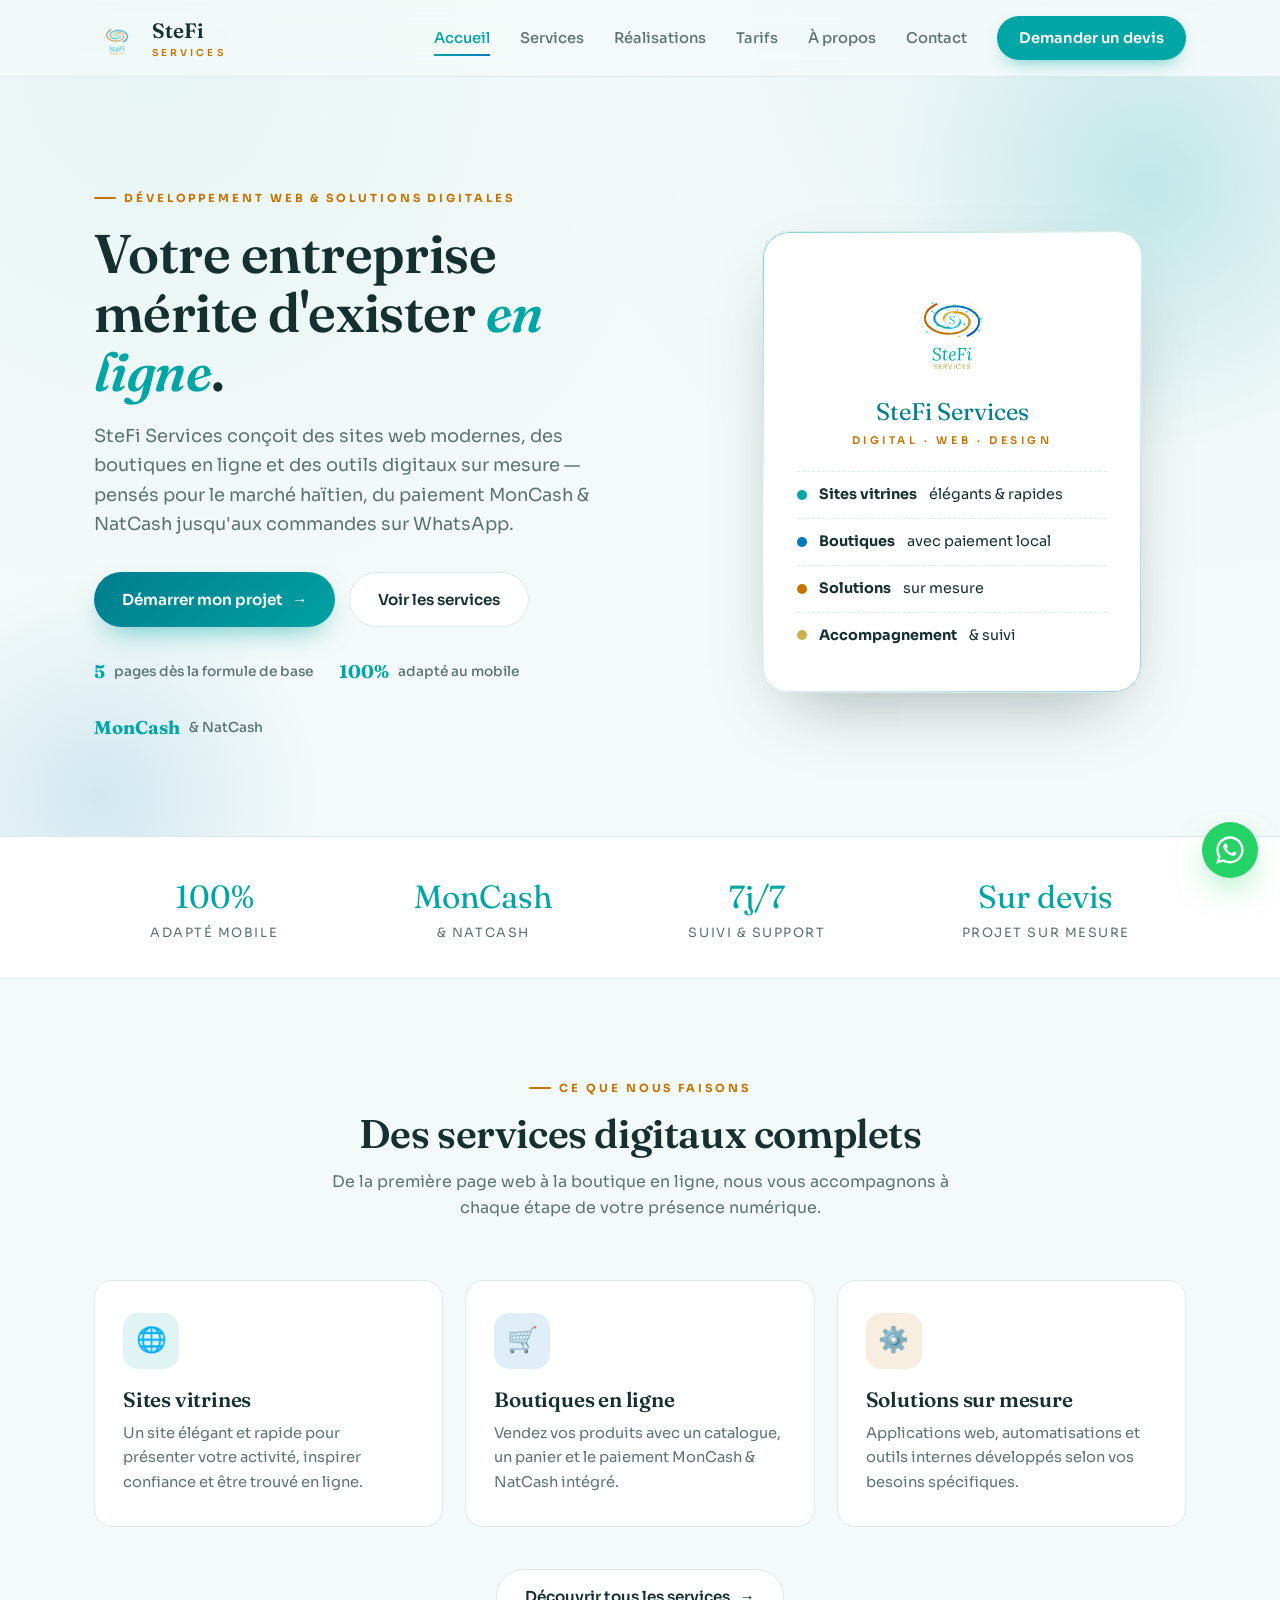
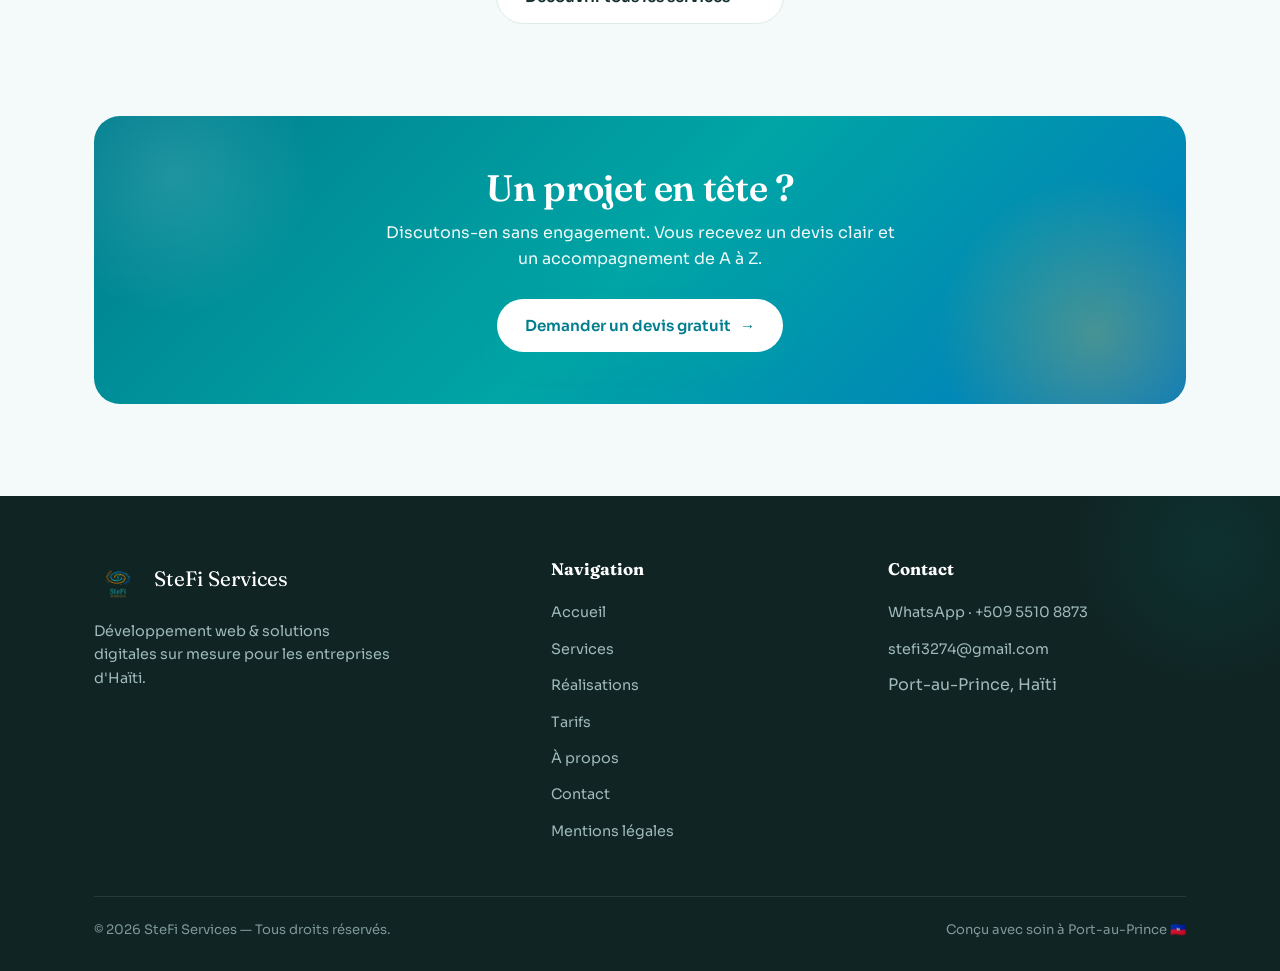
<file: index.html>
<!DOCTYPE html>
<html lang="fr">
<head>
  <meta name="google-site-verification" content="Q0VnMZ36PrBaecu1MTrcS9NB1LjdxCpwAz0dLDK9S3Y" />
<meta charset="UTF-8">
<meta name="viewport" content="width=device-width, initial-scale=1.0">
<title>SteFi Services — Développement web & solutions digitales</title>
<meta name="description" content="SteFi Services conçoit des sites web et solutions digitales sur mesure à Port-au-Prince : sites vitrines, boutiques en ligne, paiement MonCash & NatCash.">
<meta property="og:title" content="SteFi Services — Développement web & solutions digitales">
<meta property="og:description" content="SteFi Services conçoit des sites web et solutions digitales sur mesure à Port-au-Prince : sites vitrines, boutiques en ligne, paiement MonCash & NatCash.">
<meta property="og:type" content="website">
<meta property="og:image" content="https://stefi-services.vercel.app/og-image.png">
<meta property="og:image:width" content="1200">
<meta property="og:image:height" content="630">
<meta property="og:url" content="https://stefi-services.vercel.app/index.html">
<meta name="twitter:card" content="summary_large_image">
<meta name="twitter:image" content="https://stefi-services.vercel.app/og-image.png">
<meta name="theme-color" content="#00a5a5">
<link rel="icon" type="image/png" href="logo.png">
<link rel="preconnect" href="https://fonts.googleapis.com">
<link rel="preconnect" href="https://fonts.gstatic.com" crossorigin>
<link href="https://fonts.googleapis.com/css2?family=Fraunces:ital,opsz,wght@0,9..144,400;0,9..144,600;0,9..144,700;1,9..144,400;1,9..144,600&family=Sora:wght@300;400;500;600;700&display=swap" rel="stylesheet">
<link rel="stylesheet" href="style.css">
</head>
<body>
<header>
  <div class="wrap nav">
    <a href="index.html" class="brand">
      <img src="logo.png" alt="Logo SteFi Services">
      <span>SteFi<small>Services</small></span>
    </a>
    <nav class="menu" id="menu">
        <a href="index.html" class="active">Accueil</a>
        <a href="services.html">Services</a>
        <a href="realisations.html">Réalisations</a>
        <a href="tarifs.html">Tarifs</a>
        <a href="a-propos.html">À propos</a>
        <a href="contact.html">Contact</a>
        <a href="contact.html" class="cta">Demander un devis</a>
    </nav>
    <button class="burger" id="burger" aria-label="Ouvrir le menu"><span></span><span></span><span></span></button>
  </div>
</header>

<section class="hero">
  <div class="wrap">
    <div class="reveal">
      <span class="kicker">Développement web &amp; solutions digitales</span>
      <h1>Votre entreprise mérite d'exister <em>en ligne</em>.</h1>
      <p class="lead">SteFi Services conçoit des sites web modernes, des boutiques en ligne et des outils digitaux sur mesure — pensés pour le marché haïtien, du paiement MonCash &amp; NatCash jusqu'aux commandes sur WhatsApp.</p>
      <div class="btns">
        <a href="contact.html" class="btn btn-primary">Démarrer mon projet <span class="arr">→</span></a>
        <a href="services.html" class="btn btn-ghost">Voir les services</a>
      </div>
      <div class="hero-meta">
        <div class="hm"><b>5</b> pages dès la formule de base</div>
        <div class="hm"><b>100%</b> adapté au mobile</div>
        <div class="hm"><b>MonCash</b> &amp; NatCash</div>
      </div>
    </div>
    <div class="hero-art reveal d2">
      <div class="hero-card">
        <img src="logo.png" alt="SteFi Services">
        <div class="hc-title">SteFi Services</div>
        <div class="hc-sub">Digital · Web · Design</div>
        <div class="hc-row"><span class="hc-dot" style="background:var(--accent)"></span><b>Sites vitrines</b> élégants &amp; rapides</div>
        <div class="hc-row"><span class="hc-dot" style="background:var(--blue)"></span><b>Boutiques</b> avec paiement local</div>
        <div class="hc-row"><span class="hc-dot" style="background:var(--ocre)"></span><b>Solutions</b> sur mesure</div>
        <div class="hc-row"><span class="hc-dot" style="background:var(--gold)"></span><b>Accompagnement</b> &amp; suivi</div>
      </div>
    </div>
  </div>
</section>

<div class="strip">
  <div class="wrap">
    <div class="stat reveal"><div class="n">100%</div><div class="l">Adapté mobile</div></div>
    <div class="stat reveal d1"><div class="n">MonCash</div><div class="l">&amp; NatCash</div></div>
    <div class="stat reveal d2"><div class="n">7j/7</div><div class="l">Suivi &amp; support</div></div>
    <div class="stat reveal d3"><div class="n">Sur&nbsp;devis</div><div class="l">Projet sur mesure</div></div>
  </div>
</div>

<section>
  <div class="wrap">
    <div class="head reveal">
      <span class="kicker">Ce que nous faisons</span>
      <h2>Des services digitaux complets</h2>
      <p>De la première page web à la boutique en ligne, nous vous accompagnons à chaque étape de votre présence numérique.</p>
    </div>
    <div class="grid">
      <div class="card c1 reveal"><div class="ic">🌐</div><h3>Sites vitrines</h3><p>Un site élégant et rapide pour présenter votre activité, inspirer confiance et être trouvé en ligne.</p></div>
      <div class="card c2 reveal d1"><div class="ic">🛒</div><h3>Boutiques en ligne</h3><p>Vendez vos produits avec un catalogue, un panier et le paiement MonCash &amp; NatCash intégré.</p></div>
      <div class="card c3 reveal d2"><div class="ic">⚙️</div><h3>Solutions sur mesure</h3><p>Applications web, automatisations et outils internes développés selon vos besoins spécifiques.</p></div>
    </div>
    <div style="text-align:center;margin-top:42px" class="reveal">
      <a href="services.html" class="btn btn-ghost">Découvrir tous les services <span class="arr">→</span></a>
    </div>
  </div>
</section>

<section style="padding-top:0">
  <div class="wrap">
    <div class="cta-band reveal">
      <h2>Un projet en tête ?</h2>
      <p>Discutons-en sans engagement. Vous recevez un devis clair et un accompagnement de A à Z.</p>
      <a href="contact.html" class="btn btn-primary">Demander un devis gratuit <span class="arr">→</span></a>
    </div>
  </div>
</section>

<footer>
  <div class="wrap">
    <div class="f-grid">
      <div>
        <div class="f-brand">
          <img src="logo.png" alt="SteFi Services">
          <span class="nm">SteFi Services</span>
        </div>
        <p>Développement web &amp; solutions digitales sur mesure pour les entreprises d'Haïti.</p>
      </div>
      <div>
        <h4>Navigation</h4>
        <ul>
          <li><a href="index.html">Accueil</a></li>
          <li><a href="services.html">Services</a></li>
          <li><a href="realisations.html">Réalisations</a></li>
          <li><a href="tarifs.html">Tarifs</a></li>
          <li><a href="a-propos.html">À propos</a></li>
          <li><a href="contact.html">Contact</a></li>
          <li><a href="mentions-legales.html">Mentions légales</a></li>
        </ul>
      </div>
      <div>
        <h4>Contact</h4>
        <ul>
          <li><a href="https://wa.me/50955108873" target="_blank" rel="noopener">WhatsApp · +509 5510 8873</a></li>
          <li><a href="mailto:stefi3274@gmail.com">stefi3274@gmail.com</a></li>
          <li><span style="color:#9fbab9">Port-au-Prince, Haïti</span></li>
        </ul>
      </div>
    </div>
    <div class="f-bottom">
      <span>© <span class="year"></span> SteFi Services — Tous droits réservés.</span>
      <span>Conçu avec soin à Port-au-Prince 🇭🇹</span>
    </div>
  </div>
</footer>

<span class="wa-pulse"></span>
<a class="wa-float" href="https://wa.me/50955108873?text=Bonjour%20SteFi%20Services,%20je%20souhaite%20des%20informations." target="_blank" rel="noopener" aria-label="Contacter sur WhatsApp">
  <svg viewBox="0 0 32 32" fill="currentColor"><path d="M16 .4C7.4.4.4 7.4.4 16c0 2.8.7 5.4 2 7.8L.3 31.6l8-2.1c2.3 1.2 4.9 1.9 7.7 1.9 8.6 0 15.6-7 15.6-15.6S24.6.4 16 .4zm0 28.2c-2.5 0-4.8-.7-6.8-1.8l-.5-.3-4.7 1.2 1.3-4.6-.3-.5c-1.3-2-2-4.4-2-6.8C3.2 9 9 3.2 16 3.2S28.8 9 28.8 16 23 28.6 16 28.6zm7.1-9.6c-.4-.2-2.3-1.1-2.6-1.3-.4-.1-.6-.2-.9.2s-1 1.3-1.2 1.5c-.2.2-.4.3-.8.1-.4-.2-1.6-.6-3.1-1.9-1.1-1-1.9-2.3-2.2-2.7-.2-.4 0-.6.2-.8.2-.2.4-.4.5-.7.2-.2.2-.4.4-.6.1-.3 0-.5 0-.7-.1-.2-.9-2.1-1.2-2.9-.3-.8-.6-.7-.9-.7h-.7c-.2 0-.6.1-1 .5-.3.4-1.3 1.3-1.3 3.1s1.3 3.6 1.5 3.9c.2.2 2.6 4 6.4 5.6.9.4 1.6.6 2.1.8.9.3 1.7.2 2.3.1.7-.1 2.3-.9 2.6-1.8.3-.9.3-1.6.2-1.8-.1-.1-.3-.2-.7-.4z"/></svg><span class="wa-txt">Discutons !</span>
</a>
<script src="main.js"></script>
</body>
</html>
</file>
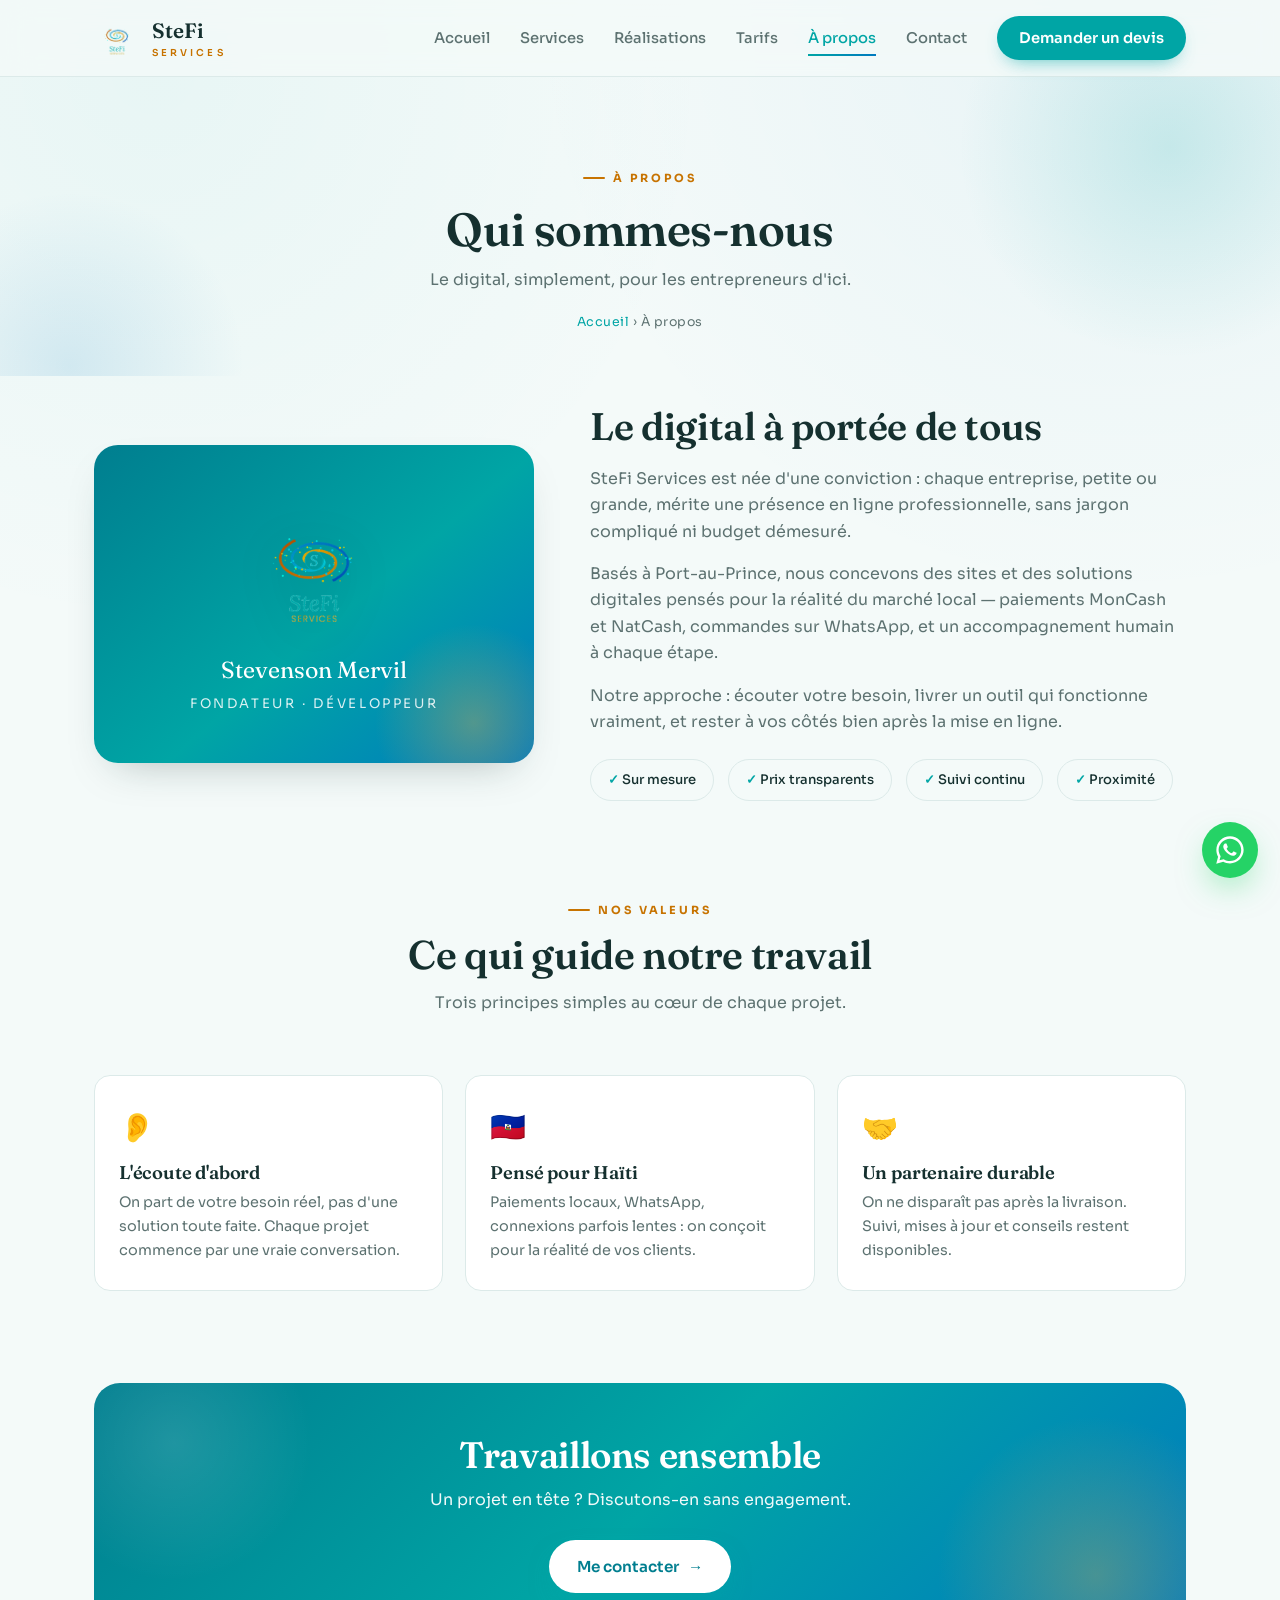
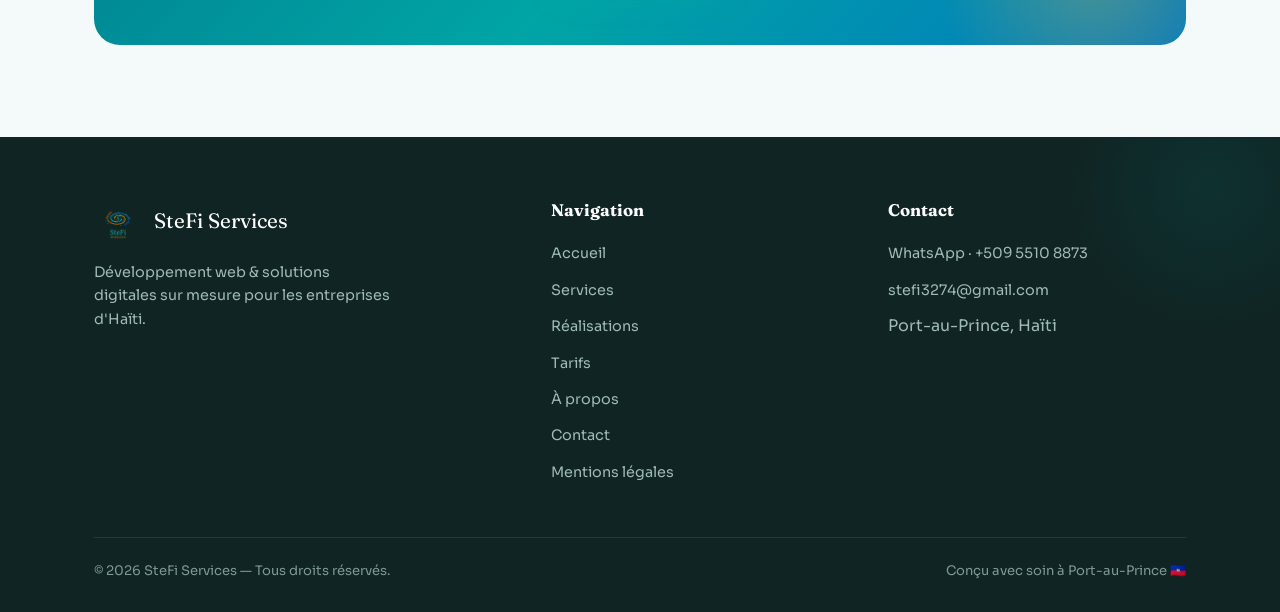
<file: a-propos.html>
<!DOCTYPE html>
<html lang="fr">
<head>
<meta charset="UTF-8">
<meta name="viewport" content="width=device-width, initial-scale=1.0">
<title>À propos — SteFi Services</title>
<meta name="description" content="SteFi Services, par Stevenson Mervil : le digital simplement, pour les entrepreneurs d'Haïti. Basés à Port-au-Prince.">
<meta property="og:title" content="À propos — SteFi Services">
<meta property="og:description" content="SteFi Services, par Stevenson Mervil : le digital simplement, pour les entrepreneurs d'Haïti. Basés à Port-au-Prince.">
<meta property="og:type" content="website">
<meta property="og:image" content="https://stefi-services.vercel.app/og-image.png">
<meta property="og:image:width" content="1200">
<meta property="og:image:height" content="630">
<meta property="og:url" content="https://stefi-services.vercel.app/a-propos.html">
<meta name="twitter:card" content="summary_large_image">
<meta name="twitter:image" content="https://stefi-services.vercel.app/og-image.png">
<meta name="theme-color" content="#00a5a5">
<link rel="icon" type="image/png" href="logo.png">
<link rel="preconnect" href="https://fonts.googleapis.com">
<link rel="preconnect" href="https://fonts.gstatic.com" crossorigin>
<link href="https://fonts.googleapis.com/css2?family=Fraunces:ital,opsz,wght@0,9..144,400;0,9..144,600;0,9..144,700;1,9..144,400;1,9..144,600&family=Sora:wght@300;400;500;600;700&display=swap" rel="stylesheet">
<link rel="stylesheet" href="style.css">
</head>
<body>
<header>
  <div class="wrap nav">
    <a href="index.html" class="brand">
      <img src="logo.png" alt="Logo SteFi Services">
      <span>SteFi<small>Services</small></span>
    </a>
    <nav class="menu" id="menu">
        <a href="index.html">Accueil</a>
        <a href="services.html">Services</a>
        <a href="realisations.html">Réalisations</a>
        <a href="tarifs.html">Tarifs</a>
        <a href="a-propos.html" class="active">À propos</a>
        <a href="contact.html">Contact</a>
        <a href="contact.html" class="cta">Demander un devis</a>
    </nav>
    <button class="burger" id="burger" aria-label="Ouvrir le menu"><span></span><span></span><span></span></button>
  </div>
</header>

<section class="page-hero">
  <div class="wrap reveal">
    <span class="kicker">À propos</span>
    <h1>Qui sommes-nous</h1>
    <p>Le digital, simplement, pour les entrepreneurs d'ici.</p>
    <div class="crumbs"><a href="index.html">Accueil</a> › À propos</div>
  </div>
</section>

<section style="padding-top:30px">
  <div class="wrap about">
    <div class="about-visual reveal">
      <img src="logo.png" alt="SteFi Services">
      <div class="nm">Stevenson Mervil</div>
      <div class="rl">Fondateur · Développeur</div>
    </div>
    <div class="reveal d1">
      <h2>Le digital à portée de tous</h2>
      <p>SteFi Services est née d'une conviction : chaque entreprise, petite ou grande, mérite une présence en ligne professionnelle, sans jargon compliqué ni budget démesuré.</p>
      <p>Basés à Port-au-Prince, nous concevons des sites et des solutions digitales pensés pour la réalité du marché local — paiements MonCash et NatCash, commandes sur WhatsApp, et un accompagnement humain à chaque étape.</p>
      <p>Notre approche : écouter votre besoin, livrer un outil qui fonctionne vraiment, et rester à vos côtés bien après la mise en ligne.</p>
      <div class="vals">
        <span class="pill"><b>✓</b> Sur mesure</span>
        <span class="pill"><b>✓</b> Prix transparents</span>
        <span class="pill"><b>✓</b> Suivi continu</span>
        <span class="pill"><b>✓</b> Proximité</span>
      </div>
    </div>
  </div>
</section>

<section style="padding-top:0">
  <div class="wrap">
    <div class="head reveal">
      <span class="kicker">Nos valeurs</span>
      <h2>Ce qui guide notre travail</h2>
      <p>Trois principes simples au cœur de chaque projet.</p>
    </div>
    <div class="values">
      <div class="value reveal"><div class="ic">👂</div><h3>L'écoute d'abord</h3><p>On part de votre besoin réel, pas d'une solution toute faite. Chaque projet commence par une vraie conversation.</p></div>
      <div class="value reveal d1"><div class="ic">🇭🇹</div><h3>Pensé pour Haïti</h3><p>Paiements locaux, WhatsApp, connexions parfois lentes : on conçoit pour la réalité de vos clients.</p></div>
      <div class="value reveal d2"><div class="ic">🤝</div><h3>Un partenaire durable</h3><p>On ne disparaît pas après la livraison. Suivi, mises à jour et conseils restent disponibles.</p></div>
    </div>
  </div>
</section>

<section style="padding-top:0">
  <div class="wrap">
    <div class="cta-band reveal">
      <h2>Travaillons ensemble</h2>
      <p>Un projet en tête ? Discutons-en sans engagement.</p>
      <a href="contact.html" class="btn btn-primary">Me contacter <span class="arr">→</span></a>
    </div>
  </div>
</section>

<footer>
  <div class="wrap">
    <div class="f-grid">
      <div>
        <div class="f-brand">
          <img src="logo.png" alt="SteFi Services">
          <span class="nm">SteFi Services</span>
        </div>
        <p>Développement web &amp; solutions digitales sur mesure pour les entreprises d'Haïti.</p>
      </div>
      <div>
        <h4>Navigation</h4>
        <ul>
          <li><a href="index.html">Accueil</a></li>
          <li><a href="services.html">Services</a></li>
          <li><a href="realisations.html">Réalisations</a></li>
          <li><a href="tarifs.html">Tarifs</a></li>
          <li><a href="a-propos.html">À propos</a></li>
          <li><a href="contact.html">Contact</a></li>
          <li><a href="mentions-legales.html">Mentions légales</a></li>
        </ul>
      </div>
      <div>
        <h4>Contact</h4>
        <ul>
          <li><a href="https://wa.me/50955108873" target="_blank" rel="noopener">WhatsApp · +509 5510 8873</a></li>
          <li><a href="mailto:stefi3274@gmail.com">stefi3274@gmail.com</a></li>
          <li><span style="color:#9fbab9">Port-au-Prince, Haïti</span></li>
        </ul>
      </div>
    </div>
    <div class="f-bottom">
      <span>© <span class="year"></span> SteFi Services — Tous droits réservés.</span>
      <span>Conçu avec soin à Port-au-Prince 🇭🇹</span>
    </div>
  </div>
</footer>

<span class="wa-pulse"></span>
<a class="wa-float" href="https://wa.me/50955108873?text=Bonjour%20SteFi%20Services,%20je%20souhaite%20des%20informations." target="_blank" rel="noopener" aria-label="Contacter sur WhatsApp">
  <svg viewBox="0 0 32 32" fill="currentColor"><path d="M16 .4C7.4.4.4 7.4.4 16c0 2.8.7 5.4 2 7.8L.3 31.6l8-2.1c2.3 1.2 4.9 1.9 7.7 1.9 8.6 0 15.6-7 15.6-15.6S24.6.4 16 .4zm0 28.2c-2.5 0-4.8-.7-6.8-1.8l-.5-.3-4.7 1.2 1.3-4.6-.3-.5c-1.3-2-2-4.4-2-6.8C3.2 9 9 3.2 16 3.2S28.8 9 28.8 16 23 28.6 16 28.6zm7.1-9.6c-.4-.2-2.3-1.1-2.6-1.3-.4-.1-.6-.2-.9.2s-1 1.3-1.2 1.5c-.2.2-.4.3-.8.1-.4-.2-1.6-.6-3.1-1.9-1.1-1-1.9-2.3-2.2-2.7-.2-.4 0-.6.2-.8.2-.2.4-.4.5-.7.2-.2.2-.4.4-.6.1-.3 0-.5 0-.7-.1-.2-.9-2.1-1.2-2.9-.3-.8-.6-.7-.9-.7h-.7c-.2 0-.6.1-1 .5-.3.4-1.3 1.3-1.3 3.1s1.3 3.6 1.5 3.9c.2.2 2.6 4 6.4 5.6.9.4 1.6.6 2.1.8.9.3 1.7.2 2.3.1.7-.1 2.3-.9 2.6-1.8.3-.9.3-1.6.2-1.8-.1-.1-.3-.2-.7-.4z"/></svg><span class="wa-txt">Discutons !</span>
</a>
<script src="main.js"></script>
</body>
</html>
</file>
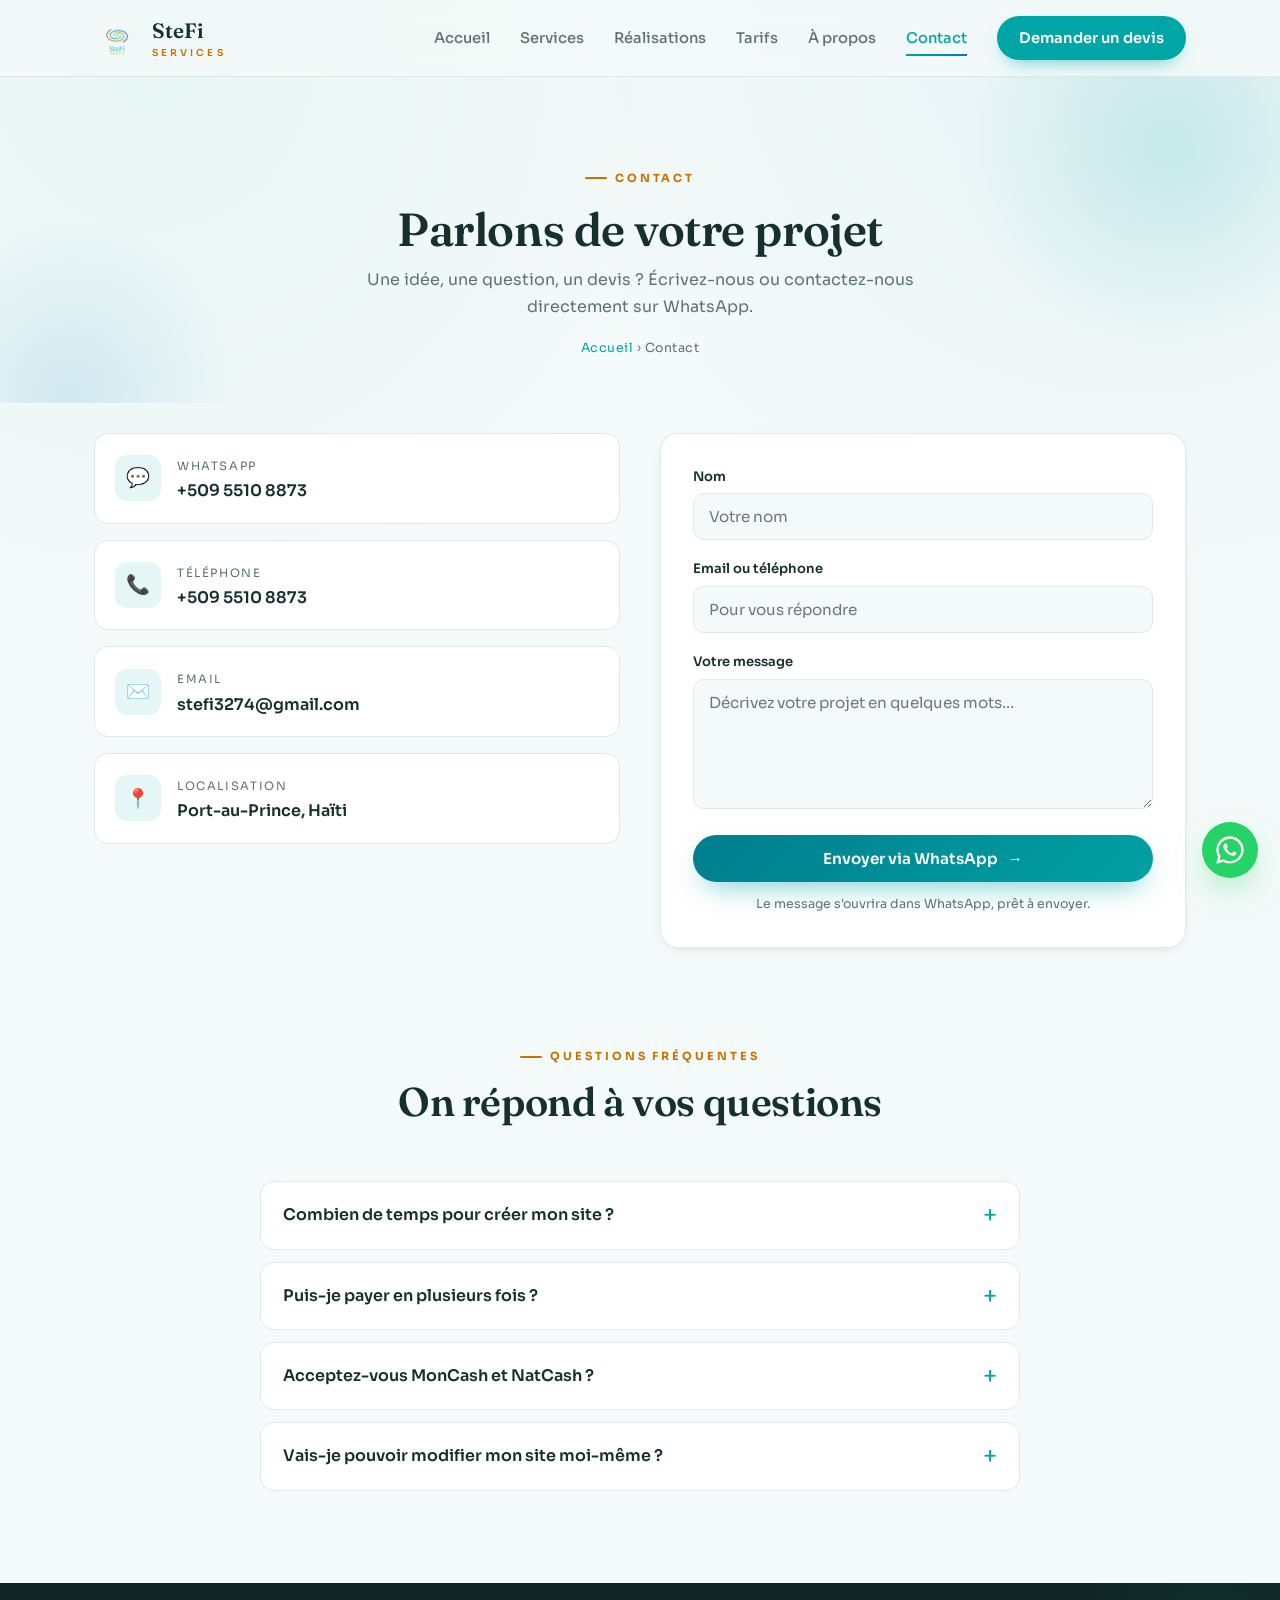
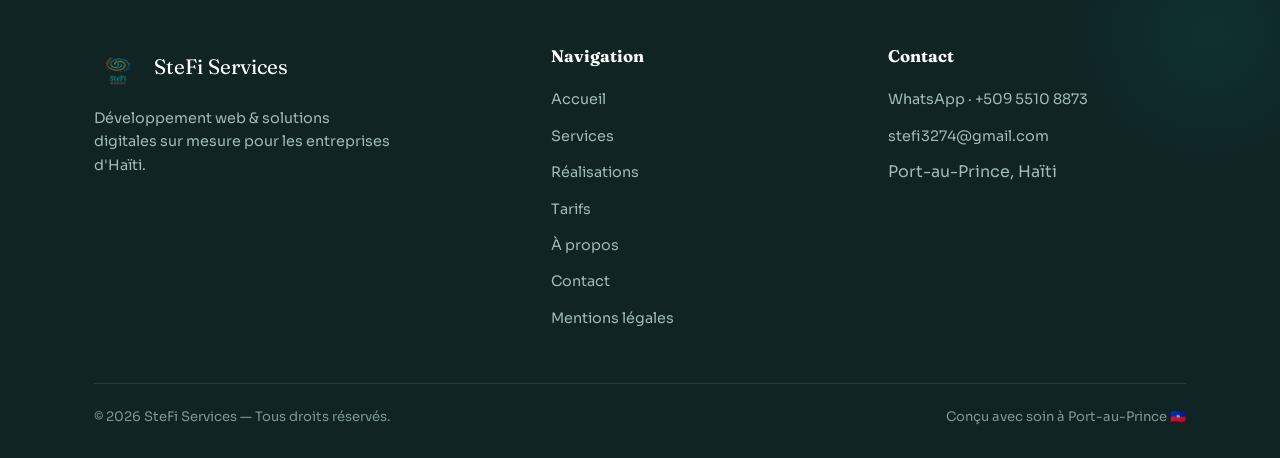
<file: contact.html>
<!DOCTYPE html>
<html lang="fr">
<head>
<meta charset="UTF-8">
<meta name="viewport" content="width=device-width, initial-scale=1.0">
<title>Contact — SteFi Services</title>
<meta name="description" content="Contactez SteFi Services à Port-au-Prince par WhatsApp, téléphone ou email pour votre projet web.">
<meta property="og:title" content="Contact — SteFi Services">
<meta property="og:description" content="Contactez SteFi Services à Port-au-Prince par WhatsApp, téléphone ou email pour votre projet web.">
<meta property="og:type" content="website">
<meta property="og:image" content="https://stefi-services.vercel.app/og-image.png">
<meta property="og:image:width" content="1200">
<meta property="og:image:height" content="630">
<meta property="og:url" content="https://stefi-services.vercel.app/contact.html">
<meta name="twitter:card" content="summary_large_image">
<meta name="twitter:image" content="https://stefi-services.vercel.app/og-image.png">
<meta name="theme-color" content="#00a5a5">
<link rel="icon" type="image/png" href="logo.png">
<link rel="preconnect" href="https://fonts.googleapis.com">
<link rel="preconnect" href="https://fonts.gstatic.com" crossorigin>
<link href="https://fonts.googleapis.com/css2?family=Fraunces:ital,opsz,wght@0,9..144,400;0,9..144,600;0,9..144,700;1,9..144,400;1,9..144,600&family=Sora:wght@300;400;500;600;700&display=swap" rel="stylesheet">
<link rel="stylesheet" href="style.css">
</head>
<body>
<header>
  <div class="wrap nav">
    <a href="index.html" class="brand">
      <img src="logo.png" alt="Logo SteFi Services">
      <span>SteFi<small>Services</small></span>
    </a>
    <nav class="menu" id="menu">
        <a href="index.html">Accueil</a>
        <a href="services.html">Services</a>
        <a href="realisations.html">Réalisations</a>
        <a href="tarifs.html">Tarifs</a>
        <a href="a-propos.html">À propos</a>
        <a href="contact.html" class="active">Contact</a>
        <a href="contact.html" class="cta">Demander un devis</a>
    </nav>
    <button class="burger" id="burger" aria-label="Ouvrir le menu"><span></span><span></span><span></span></button>
  </div>
</header>

<section class="page-hero">
  <div class="wrap reveal">
    <span class="kicker">Contact</span>
    <h1>Parlons de votre projet</h1>
    <p>Une idée, une question, un devis ? Écrivez-nous ou contactez-nous directement sur WhatsApp.</p>
    <div class="crumbs"><a href="index.html">Accueil</a> › Contact</div>
  </div>
</section>

<section style="padding-top:30px">
  <div class="wrap">
    <div class="contact-grid">
      <div class="contact-info reveal">
        <a class="ci-row" href="https://wa.me/50955108873" target="_blank" rel="noopener">
          <span class="ic">💬</span>
          <span><span class="lbl">WhatsApp</span><br><span class="val">+509 5510 8873</span></span>
        </a>
        <a class="ci-row" href="tel:+50955108873">
          <span class="ic">📞</span>
          <span><span class="lbl">Téléphone</span><br><span class="val">+509 5510 8873</span></span>
        </a>
        <a class="ci-row" href="mailto:stefi3274@gmail.com">
          <span class="ic">✉️</span>
          <span><span class="lbl">Email</span><br><span class="val">stefi3274@gmail.com</span></span>
        </a>
        <div class="ci-row">
          <span class="ic">📍</span>
          <span><span class="lbl">Localisation</span><br><span class="val">Port-au-Prince, Haïti</span></span>
        </div>
      </div>
      <form class="form reveal d1" id="contactForm">
        <div class="field">
          <label for="nom">Nom</label>
          <input type="text" id="nom" name="nom" placeholder="Votre nom" required>
        </div>
        <div class="field">
          <label for="email">Email ou téléphone</label>
          <input type="text" id="email" name="email" placeholder="Pour vous répondre" required>
        </div>
        <div class="field">
          <label for="message">Votre message</label>
          <textarea id="message" name="message" placeholder="Décrivez votre projet en quelques mots…" required></textarea>
        </div>
        <button type="submit" class="btn btn-primary">Envoyer via WhatsApp <span class="arr">→</span></button>
        <p class="form-note">Le message s'ouvrira dans WhatsApp, prêt à envoyer.</p>
      </form>
    </div>
  </div>
</section>

<section style="padding-top:0">
  <div class="wrap">
    <div class="head reveal">
      <span class="kicker">Questions fréquentes</span>
      <h2>On répond à vos questions</h2>
    </div>
    <div class="faq">
      <details class="reveal"><summary>Combien de temps pour créer mon site ?</summary><div class="ans">Pour un site vitrine, comptez généralement de quelques jours à deux semaines selon le contenu à préparer. Les projets plus complexes (boutique, sur-mesure) demandent un peu plus de temps, défini ensemble dès le devis.</div></details>
      <details class="reveal"><summary>Puis-je payer en plusieurs fois ?</summary><div class="ans">Oui. Le tarif se compose généralement d'un montant de création (une fois) et d'un abonnement mensuel pour l'hébergement et le suivi. Les modalités sont précisées dans votre devis.</div></details>
      <details class="reveal"><summary>Acceptez-vous MonCash et NatCash ?</summary><div class="ans">Absolument. Nous intégrons le paiement MonCash &amp; NatCash dans les boutiques en ligne, et ces moyens peuvent aussi servir pour régler nos prestations.</div></details>
      <details class="reveal"><summary>Vais-je pouvoir modifier mon site moi-même ?</summary><div class="ans">Selon la formule, oui. Nous proposons aussi une courte formation de prise en main, et restons disponibles pour les mises à jour si vous préférez nous les confier.</div></details>
    </div>
  </div>
</section>

<footer>
  <div class="wrap">
    <div class="f-grid">
      <div>
        <div class="f-brand">
          <img src="logo.png" alt="SteFi Services">
          <span class="nm">SteFi Services</span>
        </div>
        <p>Développement web &amp; solutions digitales sur mesure pour les entreprises d'Haïti.</p>
      </div>
      <div>
        <h4>Navigation</h4>
        <ul>
          <li><a href="index.html">Accueil</a></li>
          <li><a href="services.html">Services</a></li>
          <li><a href="realisations.html">Réalisations</a></li>
          <li><a href="tarifs.html">Tarifs</a></li>
          <li><a href="a-propos.html">À propos</a></li>
          <li><a href="contact.html">Contact</a></li>
          <li><a href="mentions-legales.html">Mentions légales</a></li>
        </ul>
      </div>
      <div>
        <h4>Contact</h4>
        <ul>
          <li><a href="https://wa.me/50955108873" target="_blank" rel="noopener">WhatsApp · +509 5510 8873</a></li>
          <li><a href="mailto:stefi3274@gmail.com">stefi3274@gmail.com</a></li>
          <li><span style="color:#9fbab9">Port-au-Prince, Haïti</span></li>
        </ul>
      </div>
    </div>
    <div class="f-bottom">
      <span>© <span class="year"></span> SteFi Services — Tous droits réservés.</span>
      <span>Conçu avec soin à Port-au-Prince 🇭🇹</span>
    </div>
  </div>
</footer>

<span class="wa-pulse"></span>
<a class="wa-float" href="https://wa.me/50955108873?text=Bonjour%20SteFi%20Services,%20je%20souhaite%20des%20informations." target="_blank" rel="noopener" aria-label="Contacter sur WhatsApp">
  <svg viewBox="0 0 32 32" fill="currentColor"><path d="M16 .4C7.4.4.4 7.4.4 16c0 2.8.7 5.4 2 7.8L.3 31.6l8-2.1c2.3 1.2 4.9 1.9 7.7 1.9 8.6 0 15.6-7 15.6-15.6S24.6.4 16 .4zm0 28.2c-2.5 0-4.8-.7-6.8-1.8l-.5-.3-4.7 1.2 1.3-4.6-.3-.5c-1.3-2-2-4.4-2-6.8C3.2 9 9 3.2 16 3.2S28.8 9 28.8 16 23 28.6 16 28.6zm7.1-9.6c-.4-.2-2.3-1.1-2.6-1.3-.4-.1-.6-.2-.9.2s-1 1.3-1.2 1.5c-.2.2-.4.3-.8.1-.4-.2-1.6-.6-3.1-1.9-1.1-1-1.9-2.3-2.2-2.7-.2-.4 0-.6.2-.8.2-.2.4-.4.5-.7.2-.2.2-.4.4-.6.1-.3 0-.5 0-.7-.1-.2-.9-2.1-1.2-2.9-.3-.8-.6-.7-.9-.7h-.7c-.2 0-.6.1-1 .5-.3.4-1.3 1.3-1.3 3.1s1.3 3.6 1.5 3.9c.2.2 2.6 4 6.4 5.6.9.4 1.6.6 2.1.8.9.3 1.7.2 2.3.1.7-.1 2.3-.9 2.6-1.8.3-.9.3-1.6.2-1.8-.1-.1-.3-.2-.7-.4z"/></svg><span class="wa-txt">Discutons !</span>
</a>
<script src="main.js"></script>
</body>
</html>
</file>
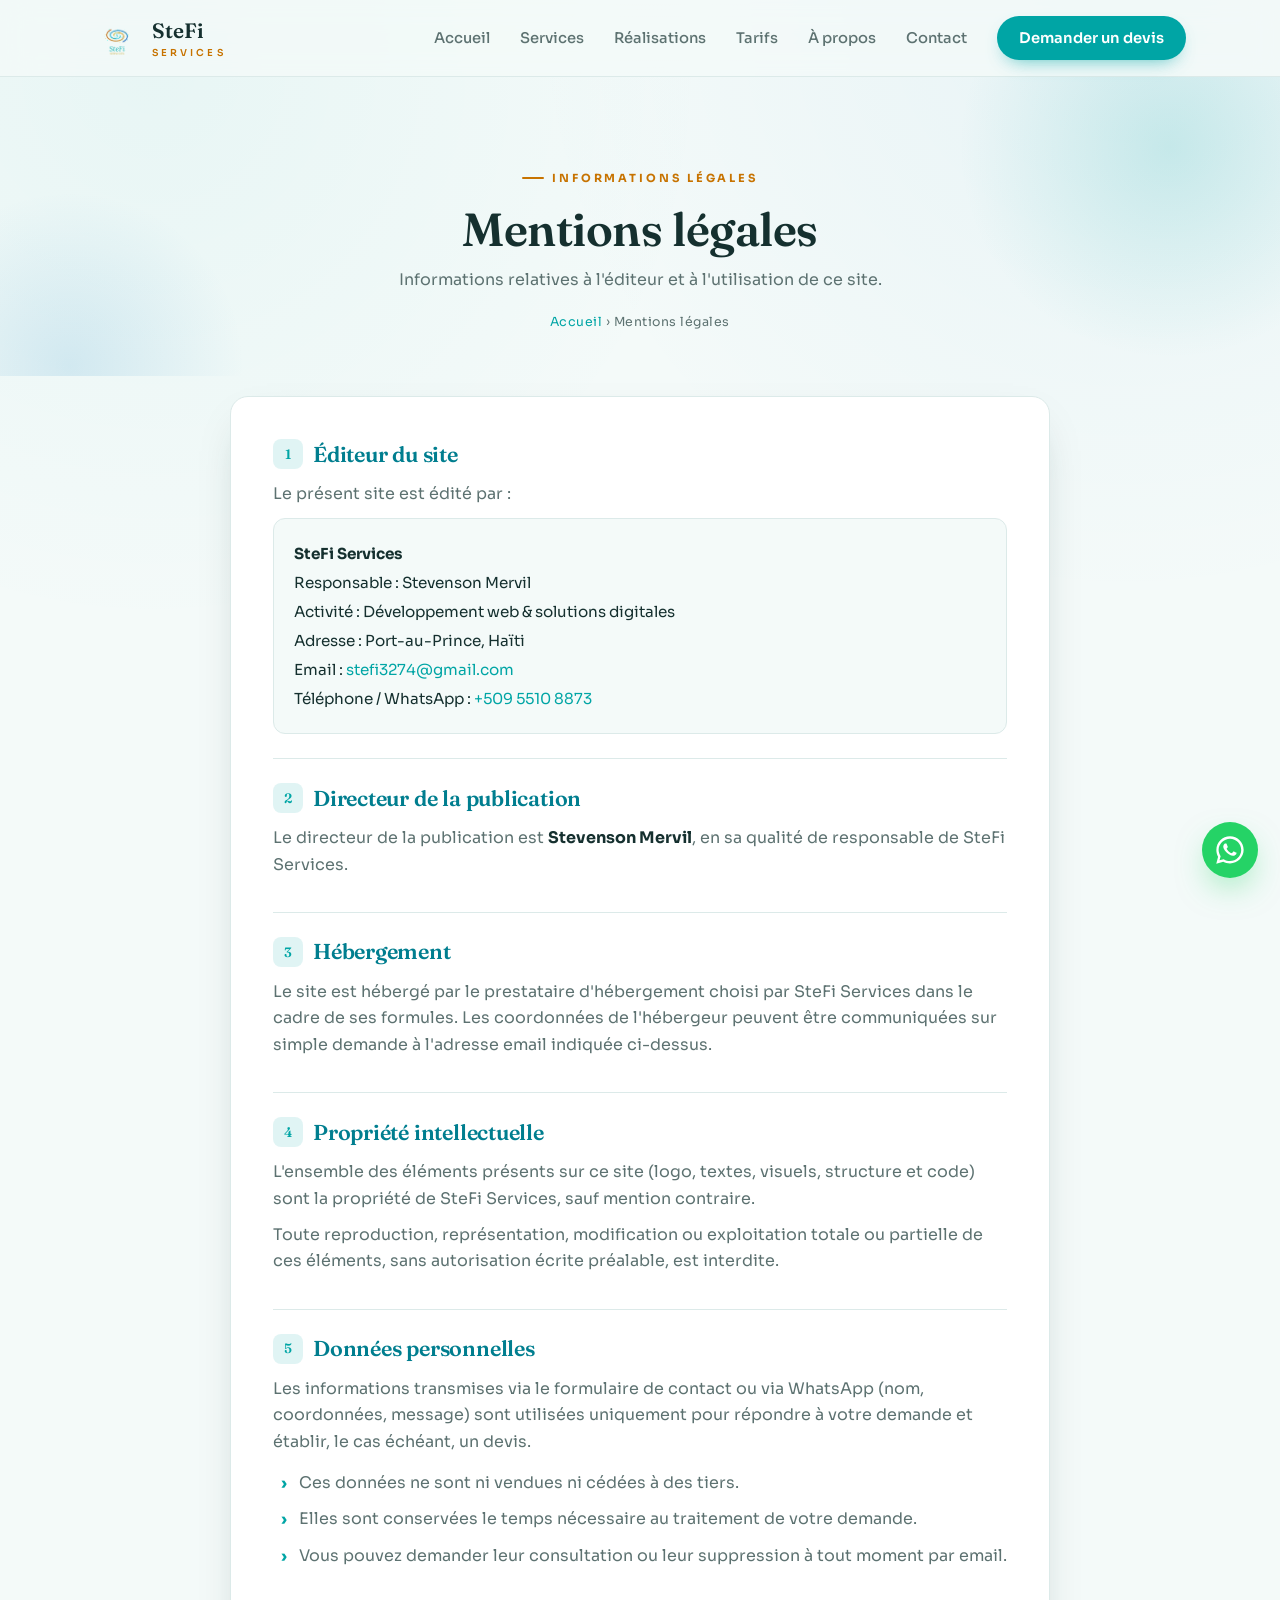
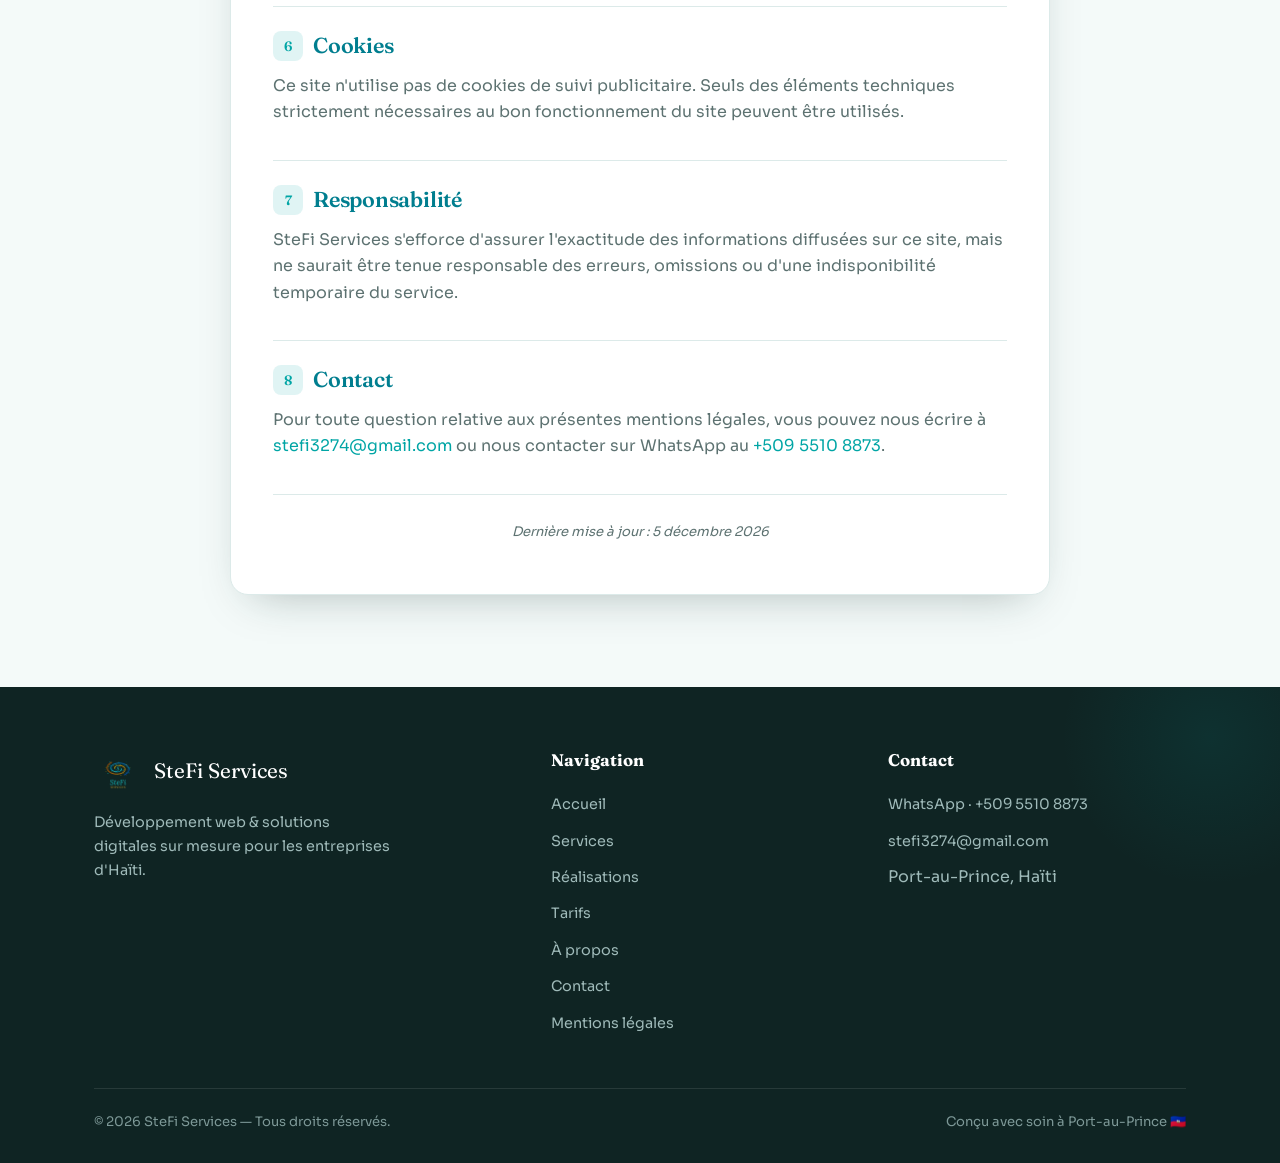
<file: mentions-legales.html>
<!DOCTYPE html>
<html lang="fr">
<head>
<meta charset="UTF-8">
<meta name="viewport" content="width=device-width, initial-scale=1.0">
<title>Mentions légales — SteFi Services</title>
<meta name="description" content="Mentions légales de SteFi Services : éditeur, hébergement, propriété intellectuelle et données personnelles.">
<meta property="og:title" content="Mentions légales — SteFi Services">
<meta property="og:description" content="Mentions légales de SteFi Services : éditeur, hébergement, propriété intellectuelle et données personnelles.">
<meta property="og:type" content="website">
<meta property="og:image" content="https://stefi-services.vercel.app/og-image.png">
<meta property="og:image:width" content="1200">
<meta property="og:image:height" content="630">
<meta property="og:url" content="https://stefi-services.vercel.app/mentions-legales.html">
<meta name="twitter:card" content="summary_large_image">
<meta name="twitter:image" content="https://stefi-services.vercel.app/og-image.png">
<meta name="theme-color" content="#00a5a5">
<link rel="icon" type="image/png" href="logo.png">
<link rel="preconnect" href="https://fonts.googleapis.com">
<link rel="preconnect" href="https://fonts.gstatic.com" crossorigin>
<link href="https://fonts.googleapis.com/css2?family=Fraunces:ital,opsz,wght@0,9..144,400;0,9..144,600;0,9..144,700;1,9..144,400;1,9..144,600&family=Sora:wght@300;400;500;600;700&display=swap" rel="stylesheet">
<link rel="stylesheet" href="style.css">
</head>
<body>
<header>
  <div class="wrap nav">
    <a href="index.html" class="brand">
      <img src="logo.png" alt="Logo SteFi Services">
      <span>SteFi<small>Services</small></span>
    </a>
    <nav class="menu" id="menu">
        <a href="index.html">Accueil</a>
        <a href="services.html">Services</a>
        <a href="realisations.html">Réalisations</a>
        <a href="tarifs.html">Tarifs</a>
        <a href="a-propos.html">À propos</a>
        <a href="contact.html">Contact</a>
        <a href="contact.html" class="cta">Demander un devis</a>
    </nav>
    <button class="burger" id="burger" aria-label="Ouvrir le menu"><span></span><span></span><span></span></button>
  </div>
</header>

<section class="page-hero">
  <div class="wrap reveal">
    <span class="kicker">Informations légales</span>
    <h1>Mentions légales</h1>
    <p>Informations relatives à l'éditeur et à l'utilisation de ce site.</p>
    <div class="crumbs"><a href="index.html">Accueil</a> › Mentions légales</div>
  </div>
</section>

<section style="padding-top:20px">
  <div class="wrap">
    <div class="doc reveal">

      <div class="doc-sec">
        <h2><span class="num">1</span> Éditeur du site</h2>
        <p>Le présent site est édité par :</p>
        <div class="info-box">
          <p><b>SteFi Services</b></p>
          <p>Responsable : Stevenson Mervil</p>
          <p>Activité : Développement web &amp; solutions digitales</p>
          <p>Adresse : Port-au-Prince, Haïti</p>
          <p>Email : <a href="mailto:stefi3274@gmail.com">stefi3274@gmail.com</a></p>
          <p>Téléphone / WhatsApp : <a href="https://wa.me/50955108873" target="_blank" rel="noopener">+509 5510 8873</a></p>
        </div>
      </div>

      <div class="doc-sec">
        <h2><span class="num">2</span> Directeur de la publication</h2>
        <p>Le directeur de la publication est <b>Stevenson Mervil</b>, en sa qualité de responsable de SteFi Services.</p>
      </div>

      <div class="doc-sec">
        <h2><span class="num">3</span> Hébergement</h2>
        <p>Le site est hébergé par le prestataire d'hébergement choisi par SteFi Services dans le cadre de ses formules. Les coordonnées de l'hébergeur peuvent être communiquées sur simple demande à l'adresse email indiquée ci-dessus.</p>
      </div>

      <div class="doc-sec">
        <h2><span class="num">4</span> Propriété intellectuelle</h2>
        <p>L'ensemble des éléments présents sur ce site (logo, textes, visuels, structure et code) sont la propriété de SteFi Services, sauf mention contraire.</p>
        <p>Toute reproduction, représentation, modification ou exploitation totale ou partielle de ces éléments, sans autorisation écrite préalable, est interdite.</p>
      </div>

      <div class="doc-sec">
        <h2><span class="num">5</span> Données personnelles</h2>
        <p>Les informations transmises via le formulaire de contact ou via WhatsApp (nom, coordonnées, message) sont utilisées uniquement pour répondre à votre demande et établir, le cas échéant, un devis.</p>
        <ul>
          <li>Ces données ne sont ni vendues ni cédées à des tiers.</li>
          <li>Elles sont conservées le temps nécessaire au traitement de votre demande.</li>
          <li>Vous pouvez demander leur consultation ou leur suppression à tout moment par email.</li>
        </ul>
      </div>

      <div class="doc-sec">
        <h2><span class="num">6</span> Cookies</h2>
        <p>Ce site n'utilise pas de cookies de suivi publicitaire. Seuls des éléments techniques strictement nécessaires au bon fonctionnement du site peuvent être utilisés.</p>
      </div>

      <div class="doc-sec">
        <h2><span class="num">7</span> Responsabilité</h2>
        <p>SteFi Services s'efforce d'assurer l'exactitude des informations diffusées sur ce site, mais ne saurait être tenue responsable des erreurs, omissions ou d'une indisponibilité temporaire du service.</p>
      </div>

      <div class="doc-sec">
        <h2><span class="num">8</span> Contact</h2>
        <p>Pour toute question relative aux présentes mentions légales, vous pouvez nous écrire à <a href="mailto:stefi3274@gmail.com">stefi3274@gmail.com</a> ou nous contacter sur WhatsApp au <a href="https://wa.me/50955108873" target="_blank" rel="noopener">+509 5510 8873</a>.</p>
      </div>

      <p class="updated">Dernière mise à jour : <span id="maj"></span></p>
    </div>
  </div>
</section>

<footer>
  <div class="wrap">
    <div class="f-grid">
      <div>
        <div class="f-brand">
          <img src="logo.png" alt="SteFi Services">
          <span class="nm">SteFi Services</span>
        </div>
        <p>Développement web &amp; solutions digitales sur mesure pour les entreprises d'Haïti.</p>
      </div>
      <div>
        <h4>Navigation</h4>
        <ul>
          <li><a href="index.html">Accueil</a></li>
          <li><a href="services.html">Services</a></li>
          <li><a href="realisations.html">Réalisations</a></li>
          <li><a href="tarifs.html">Tarifs</a></li>
          <li><a href="a-propos.html">À propos</a></li>
          <li><a href="contact.html">Contact</a></li>
          <li><a href="mentions-legales.html">Mentions légales</a></li>
        </ul>
      </div>
      <div>
        <h4>Contact</h4>
        <ul>
          <li><a href="https://wa.me/50955108873" target="_blank" rel="noopener">WhatsApp · +509 5510 8873</a></li>
          <li><a href="mailto:stefi3274@gmail.com">stefi3274@gmail.com</a></li>
          <li><span style="color:#9fbab9">Port-au-Prince, Haïti</span></li>
        </ul>
      </div>
    </div>
    <div class="f-bottom">
      <span>© <span class="year"></span> SteFi Services — Tous droits réservés.</span>
      <span>Conçu avec soin à Port-au-Prince 🇭🇹</span>
    </div>
  </div>
</footer>

<span class="wa-pulse"></span>
<a class="wa-float" href="https://wa.me/50955108873?text=Bonjour%20SteFi%20Services,%20je%20souhaite%20des%20informations." target="_blank" rel="noopener" aria-label="Contacter sur WhatsApp">
  <svg viewBox="0 0 32 32" fill="currentColor"><path d="M16 .4C7.4.4.4 7.4.4 16c0 2.8.7 5.4 2 7.8L.3 31.6l8-2.1c2.3 1.2 4.9 1.9 7.7 1.9 8.6 0 15.6-7 15.6-15.6S24.6.4 16 .4zm0 28.2c-2.5 0-4.8-.7-6.8-1.8l-.5-.3-4.7 1.2 1.3-4.6-.3-.5c-1.3-2-2-4.4-2-6.8C3.2 9 9 3.2 16 3.2S28.8 9 28.8 16 23 28.6 16 28.6zm7.1-9.6c-.4-.2-2.3-1.1-2.6-1.3-.4-.1-.6-.2-.9.2s-1 1.3-1.2 1.5c-.2.2-.4.3-.8.1-.4-.2-1.6-.6-3.1-1.9-1.1-1-1.9-2.3-2.2-2.7-.2-.4 0-.6.2-.8.2-.2.4-.4.5-.7.2-.2.2-.4.4-.6.1-.3 0-.5 0-.7-.1-.2-.9-2.1-1.2-2.9-.3-.8-.6-.7-.9-.7h-.7c-.2 0-.6.1-1 .5-.3.4-1.3 1.3-1.3 3.1s1.3 3.6 1.5 3.9c.2.2 2.6 4 6.4 5.6.9.4 1.6.6 2.1.8.9.3 1.7.2 2.3.1.7-.1 2.3-.9 2.6-1.8.3-.9.3-1.6.2-1.8-.1-.1-.3-.2-.7-.4z"/></svg><span class="wa-txt">Discutons !</span>
</a>
<script src="main.js"></script>
</body>
</html>
</file>
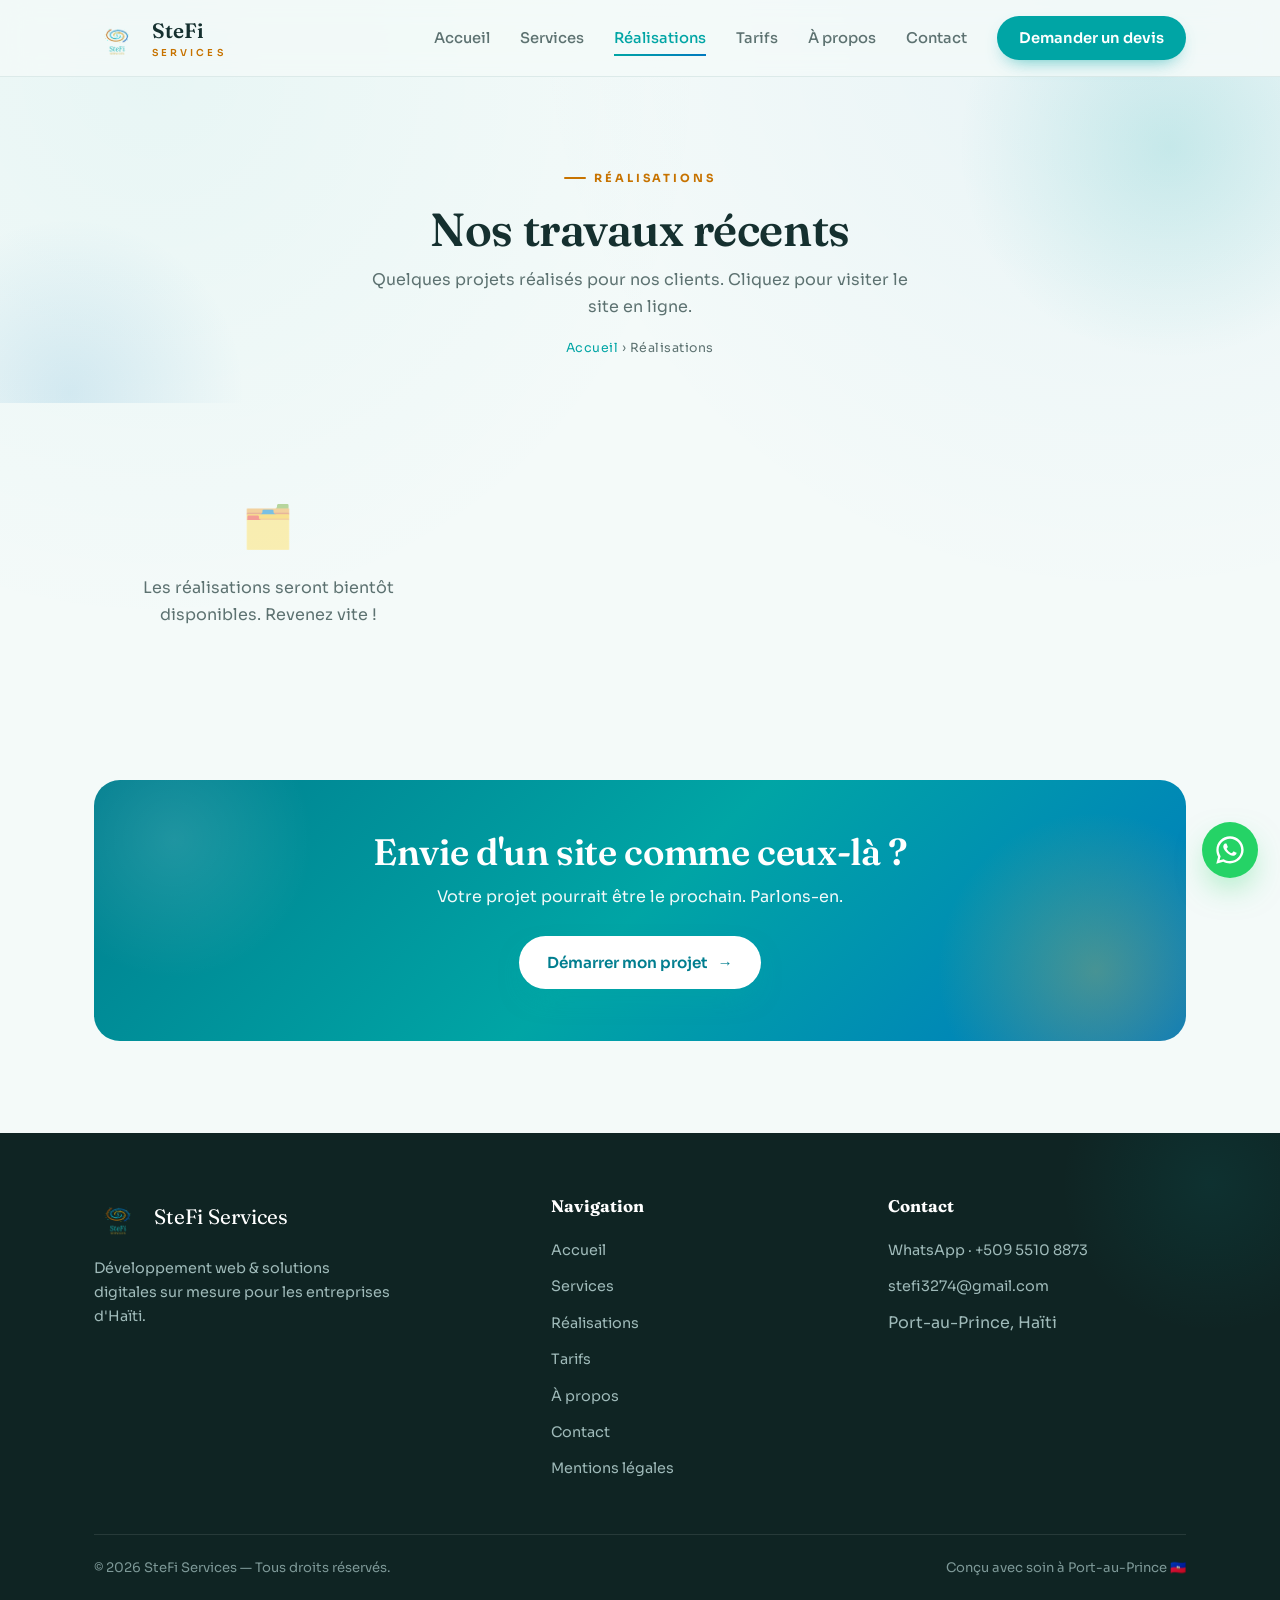
<file: realisations.html>
<!DOCTYPE html>
<html lang="fr">
<head>
<meta charset="UTF-8">
<meta name="viewport" content="width=device-width, initial-scale=1.0">
<title>Réalisations — SteFi Services</title>
<meta name="description" content="Découvrez les sites web et projets digitaux réalisés par SteFi Services à Port-au-Prince.">
<meta property="og:title" content="Réalisations — SteFi Services">
<meta property="og:description" content="Découvrez les sites web et projets digitaux réalisés par SteFi Services à Port-au-Prince.">
<meta property="og:type" content="website">
<meta property="og:image" content="https://stefi-services.vercel.app/og-image.png">
<meta property="og:image:width" content="1200">
<meta property="og:image:height" content="630">
<meta property="og:url" content="https://stefi-services.vercel.app/realisations.html">
<meta name="twitter:card" content="summary_large_image">
<meta name="twitter:image" content="https://stefi-services.vercel.app/og-image.png">
<meta name="theme-color" content="#00a5a5">
<link rel="icon" type="image/png" href="logo.png">
<link rel="preconnect" href="https://fonts.googleapis.com">
<link rel="preconnect" href="https://fonts.gstatic.com" crossorigin>
<link href="https://fonts.googleapis.com/css2?family=Fraunces:ital,opsz,wght@0,9..144,400;0,9..144,600;0,9..144,700;1,9..144,400;1,9..144,600&family=Sora:wght@300;400;500;600;700&display=swap" rel="stylesheet">
<link rel="stylesheet" href="style.css">
</head>
<body>
<header>
  <div class="wrap nav">
    <a href="index.html" class="brand">
      <img src="logo.png" alt="Logo SteFi Services">
      <span>SteFi<small>Services</small></span>
    </a>
    <nav class="menu" id="menu">
        <a href="index.html">Accueil</a>
        <a href="services.html">Services</a>
        <a href="realisations.html" class="active">Réalisations</a>
        <a href="tarifs.html">Tarifs</a>
        <a href="a-propos.html">À propos</a>
        <a href="contact.html">Contact</a>
        <a href="contact.html" class="cta">Demander un devis</a>
    </nav>
    <button class="burger" id="burger" aria-label="Ouvrir le menu"><span></span><span></span><span></span></button>
  </div>
</header>

<section class="page-hero">
  <div class="wrap reveal">
    <span class="kicker">Réalisations</span>
    <h1>Nos travaux récents</h1>
    <p>Quelques projets réalisés pour nos clients. Cliquez pour visiter le site en ligne.</p>
    <div class="crumbs"><a href="index.html">Accueil</a> › Réalisations</div>
  </div>
</section>

<section style="padding-top:30px">
  <div class="wrap">
    <div id="works" class="works">
      <div class="works-loading">Chargement des réalisations…</div>
    </div>
  </div>
</section>

<section style="padding-top:0">
  <div class="wrap">
    <div class="cta-band reveal">
      <h2>Envie d'un site comme ceux-là ?</h2>
      <p>Votre projet pourrait être le prochain. Parlons-en.</p>
      <a href="contact.html" class="btn btn-primary">Démarrer mon projet <span class="arr">→</span></a>
    </div>
  </div>
</section>

<footer>
  <div class="wrap">
    <div class="f-grid">
      <div>
        <div class="f-brand">
          <img src="logo.png" alt="SteFi Services">
          <span class="nm">SteFi Services</span>
        </div>
        <p>Développement web &amp; solutions digitales sur mesure pour les entreprises d'Haïti.</p>
      </div>
      <div>
        <h4>Navigation</h4>
        <ul>
          <li><a href="index.html">Accueil</a></li>
          <li><a href="services.html">Services</a></li>
          <li><a href="realisations.html">Réalisations</a></li>
          <li><a href="tarifs.html">Tarifs</a></li>
          <li><a href="a-propos.html">À propos</a></li>
          <li><a href="contact.html">Contact</a></li>
          <li><a href="mentions-legales.html">Mentions légales</a></li>
        </ul>
      </div>
      <div>
        <h4>Contact</h4>
        <ul>
          <li><a href="https://wa.me/50955108873" target="_blank" rel="noopener">WhatsApp · +509 5510 8873</a></li>
          <li><a href="mailto:stefi3274@gmail.com">stefi3274@gmail.com</a></li>
          <li><span style="color:#9fbab9">Port-au-Prince, Haïti</span></li>
        </ul>
      </div>
    </div>
    <div class="f-bottom">
      <span>© <span class="year"></span> SteFi Services — Tous droits réservés.</span>
      <span>Conçu avec soin à Port-au-Prince 🇭🇹</span>
    </div>
  </div>
</footer>

<span class="wa-pulse"></span>
<a class="wa-float" href="https://wa.me/50955108873?text=Bonjour%20SteFi%20Services,%20je%20souhaite%20des%20informations." target="_blank" rel="noopener" aria-label="Contacter sur WhatsApp">
  <svg viewBox="0 0 32 32" fill="currentColor"><path d="M16 .4C7.4.4.4 7.4.4 16c0 2.8.7 5.4 2 7.8L.3 31.6l8-2.1c2.3 1.2 4.9 1.9 7.7 1.9 8.6 0 15.6-7 15.6-15.6S24.6.4 16 .4zm0 28.2c-2.5 0-4.8-.7-6.8-1.8l-.5-.3-4.7 1.2 1.3-4.6-.3-.5c-1.3-2-2-4.4-2-6.8C3.2 9 9 3.2 16 3.2S28.8 9 28.8 16 23 28.6 16 28.6zm7.1-9.6c-.4-.2-2.3-1.1-2.6-1.3-.4-.1-.6-.2-.9.2s-1 1.3-1.2 1.5c-.2.2-.4.3-.8.1-.4-.2-1.6-.6-3.1-1.9-1.1-1-1.9-2.3-2.2-2.7-.2-.4 0-.6.2-.8.2-.2.4-.4.5-.7.2-.2.2-.4.4-.6.1-.3 0-.5 0-.7-.1-.2-.9-2.1-1.2-2.9-.3-.8-.6-.7-.9-.7h-.7c-.2 0-.6.1-1 .5-.3.4-1.3 1.3-1.3 3.1s1.3 3.6 1.5 3.9c.2.2 2.6 4 6.4 5.6.9.4 1.6.6 2.1.8.9.3 1.7.2 2.3.1.7-.1 2.3-.9 2.6-1.8.3-.9.3-1.6.2-1.8-.1-.1-.3-.2-.7-.4z"/></svg><span class="wa-txt">Discutons !</span>
</a>
<script src="main.js"></script>
<script src="supabase-config.js"></script>
<script src="realisations.js"></script>
</body>
</html>
</file>
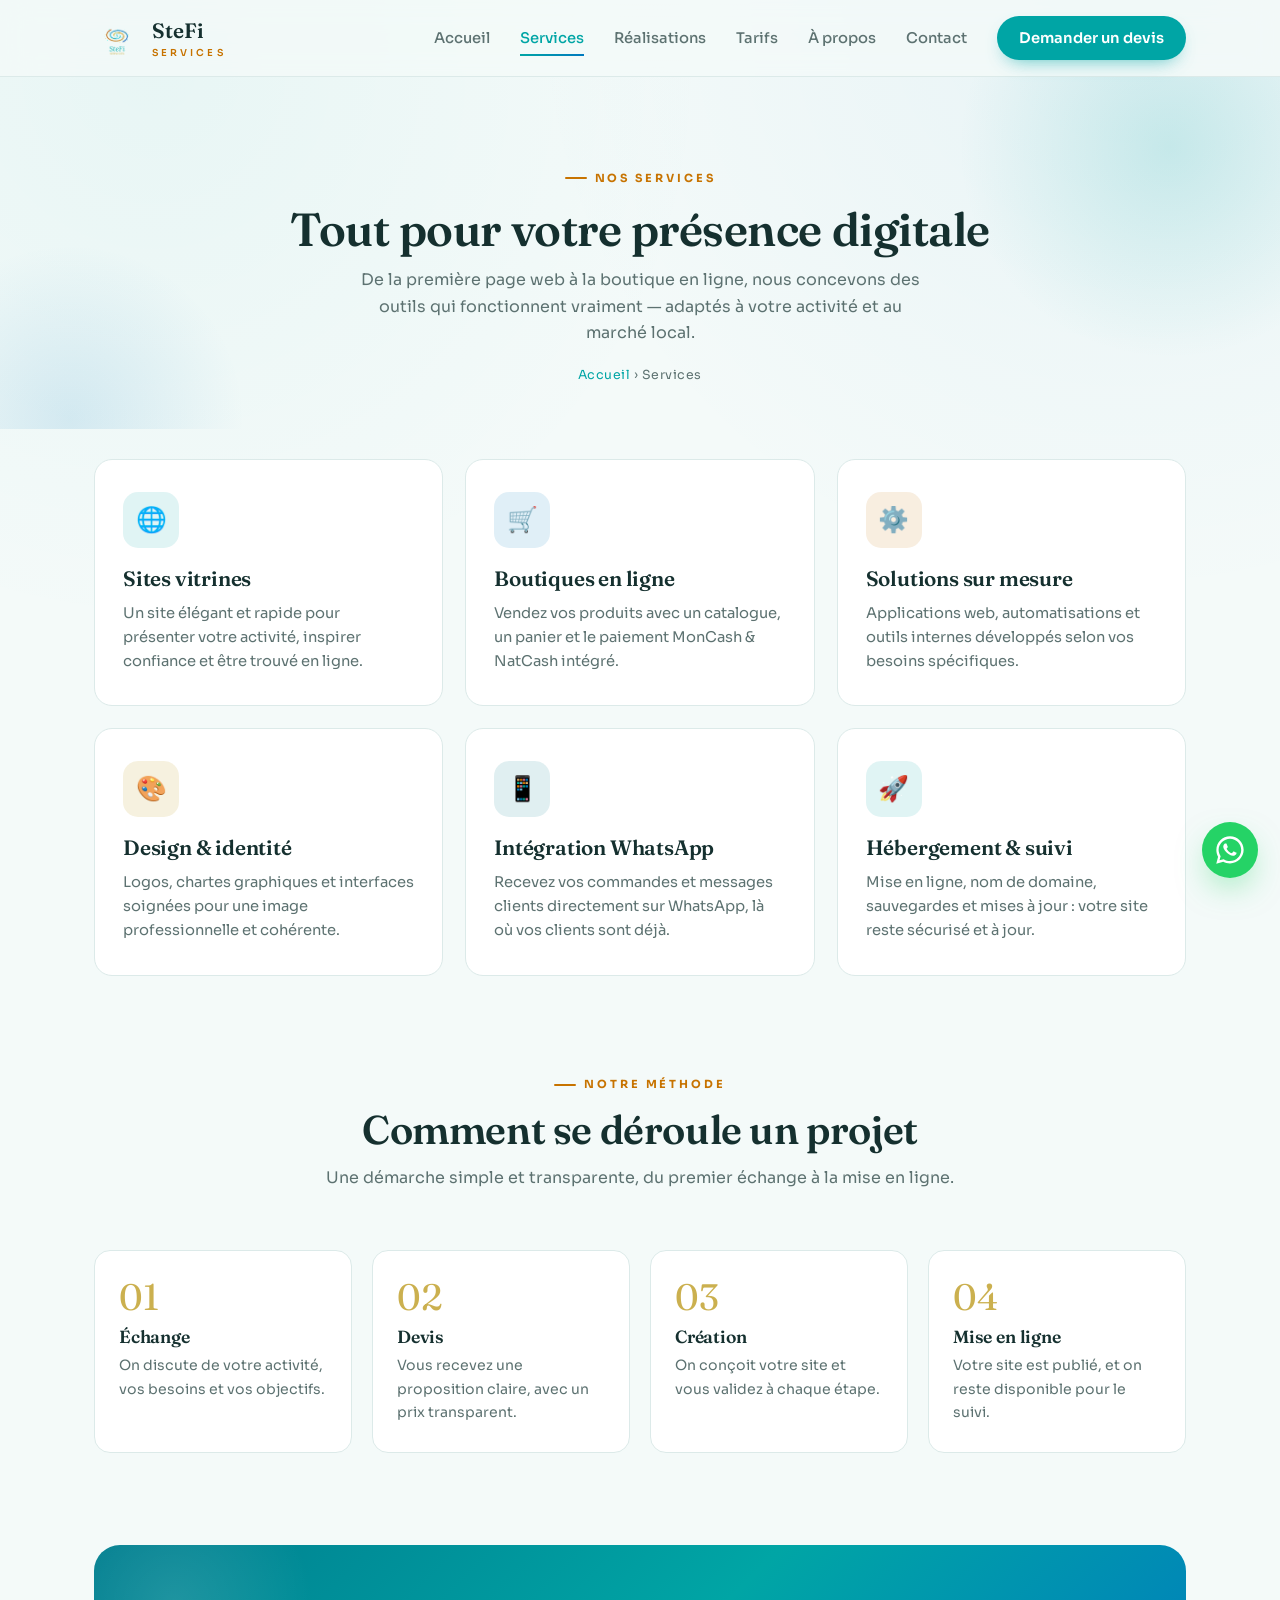
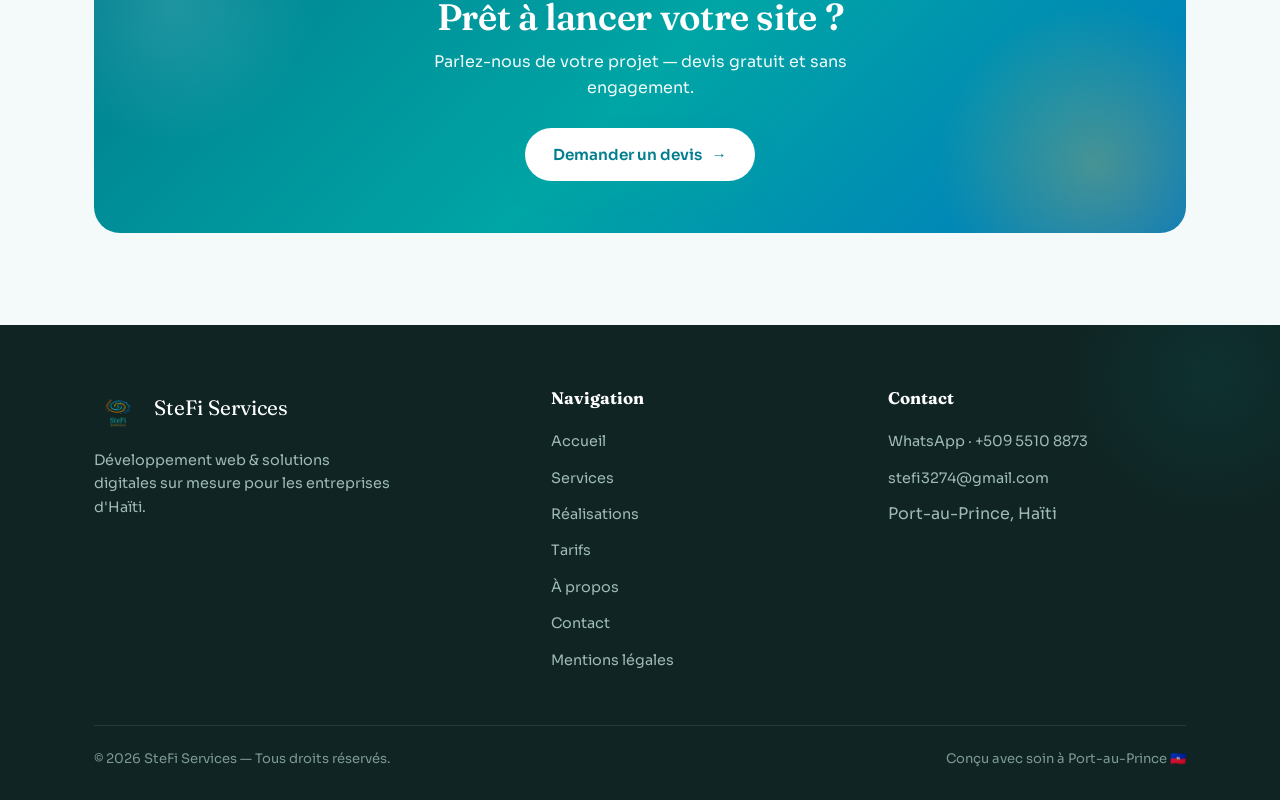
<file: services.html>
<!DOCTYPE html>
<html lang="fr">
<head>
<meta charset="UTF-8">
<meta name="viewport" content="width=device-width, initial-scale=1.0">
<title>Services — SteFi Services</title>
<meta name="description" content="Sites vitrines, boutiques en ligne, solutions sur mesure, design, intégration WhatsApp et hébergement par SteFi Services à Port-au-Prince.">
<meta property="og:title" content="Services — SteFi Services">
<meta property="og:description" content="Sites vitrines, boutiques en ligne, solutions sur mesure, design, intégration WhatsApp et hébergement par SteFi Services à Port-au-Prince.">
<meta property="og:type" content="website">
<meta property="og:image" content="https://stefi-services.vercel.app/og-image.png">
<meta property="og:image:width" content="1200">
<meta property="og:image:height" content="630">
<meta property="og:url" content="https://stefi-services.vercel.app/services.html">
<meta name="twitter:card" content="summary_large_image">
<meta name="twitter:image" content="https://stefi-services.vercel.app/og-image.png">
<meta name="theme-color" content="#00a5a5">
<link rel="icon" type="image/png" href="logo.png">
<link rel="preconnect" href="https://fonts.googleapis.com">
<link rel="preconnect" href="https://fonts.gstatic.com" crossorigin>
<link href="https://fonts.googleapis.com/css2?family=Fraunces:ital,opsz,wght@0,9..144,400;0,9..144,600;0,9..144,700;1,9..144,400;1,9..144,600&family=Sora:wght@300;400;500;600;700&display=swap" rel="stylesheet">
<link rel="stylesheet" href="style.css">
</head>
<body>
<header>
  <div class="wrap nav">
    <a href="index.html" class="brand">
      <img src="logo.png" alt="Logo SteFi Services">
      <span>SteFi<small>Services</small></span>
    </a>
    <nav class="menu" id="menu">
        <a href="index.html">Accueil</a>
        <a href="services.html" class="active">Services</a>
        <a href="realisations.html">Réalisations</a>
        <a href="tarifs.html">Tarifs</a>
        <a href="a-propos.html">À propos</a>
        <a href="contact.html">Contact</a>
        <a href="contact.html" class="cta">Demander un devis</a>
    </nav>
    <button class="burger" id="burger" aria-label="Ouvrir le menu"><span></span><span></span><span></span></button>
  </div>
</header>

<section class="page-hero">
  <div class="wrap reveal">
    <span class="kicker">Nos services</span>
    <h1>Tout pour votre présence digitale</h1>
    <p>De la première page web à la boutique en ligne, nous concevons des outils qui fonctionnent vraiment — adaptés à votre activité et au marché local.</p>
    <div class="crumbs"><a href="index.html">Accueil</a> › Services</div>
  </div>
</section>

<section style="padding-top:30px">
  <div class="wrap">
    <div class="grid">
      <div class="card c1 reveal"><div class="ic">🌐</div><h3>Sites vitrines</h3><p>Un site élégant et rapide pour présenter votre activité, inspirer confiance et être trouvé en ligne.</p></div>
      <div class="card c2 reveal d1"><div class="ic">🛒</div><h3>Boutiques en ligne</h3><p>Vendez vos produits avec un catalogue, un panier et le paiement MonCash &amp; NatCash intégré.</p></div>
      <div class="card c3 reveal d2"><div class="ic">⚙️</div><h3>Solutions sur mesure</h3><p>Applications web, automatisations et outils internes développés selon vos besoins spécifiques.</p></div>
      <div class="card c4 reveal"><div class="ic">🎨</div><h3>Design &amp; identité</h3><p>Logos, chartes graphiques et interfaces soignées pour une image professionnelle et cohérente.</p></div>
      <div class="card c5 reveal d1"><div class="ic">📱</div><h3>Intégration WhatsApp</h3><p>Recevez vos commandes et messages clients directement sur WhatsApp, là où vos clients sont déjà.</p></div>
      <div class="card c6 reveal d2"><div class="ic">🚀</div><h3>Hébergement &amp; suivi</h3><p>Mise en ligne, nom de domaine, sauvegardes et mises à jour : votre site reste sécurisé et à jour.</p></div>
    </div>
  </div>
</section>

<section style="padding-top:0">
  <div class="wrap">
    <div class="head reveal">
      <span class="kicker">Notre méthode</span>
      <h2>Comment se déroule un projet</h2>
      <p>Une démarche simple et transparente, du premier échange à la mise en ligne.</p>
    </div>
    <div class="steps">
      <div class="step reveal"><div class="stp-n">01</div><h3>Échange</h3><p>On discute de votre activité, vos besoins et vos objectifs.</p></div>
      <div class="step reveal d1"><div class="stp-n">02</div><h3>Devis</h3><p>Vous recevez une proposition claire, avec un prix transparent.</p></div>
      <div class="step reveal d2"><div class="stp-n">03</div><h3>Création</h3><p>On conçoit votre site et vous validez à chaque étape.</p></div>
      <div class="step reveal d3"><div class="stp-n">04</div><h3>Mise en ligne</h3><p>Votre site est publié, et on reste disponible pour le suivi.</p></div>
    </div>
  </div>
</section>

<section style="padding-top:0">
  <div class="wrap">
    <div class="cta-band reveal">
      <h2>Prêt à lancer votre site ?</h2>
      <p>Parlez-nous de votre projet — devis gratuit et sans engagement.</p>
      <a href="contact.html" class="btn btn-primary">Demander un devis <span class="arr">→</span></a>
    </div>
  </div>
</section>

<footer>
  <div class="wrap">
    <div class="f-grid">
      <div>
        <div class="f-brand">
          <img src="logo.png" alt="SteFi Services">
          <span class="nm">SteFi Services</span>
        </div>
        <p>Développement web &amp; solutions digitales sur mesure pour les entreprises d'Haïti.</p>
      </div>
      <div>
        <h4>Navigation</h4>
        <ul>
          <li><a href="index.html">Accueil</a></li>
          <li><a href="services.html">Services</a></li>
          <li><a href="realisations.html">Réalisations</a></li>
          <li><a href="tarifs.html">Tarifs</a></li>
          <li><a href="a-propos.html">À propos</a></li>
          <li><a href="contact.html">Contact</a></li>
          <li><a href="mentions-legales.html">Mentions légales</a></li>
        </ul>
      </div>
      <div>
        <h4>Contact</h4>
        <ul>
          <li><a href="https://wa.me/50955108873" target="_blank" rel="noopener">WhatsApp · +509 5510 8873</a></li>
          <li><a href="mailto:stefi3274@gmail.com">stefi3274@gmail.com</a></li>
          <li><span style="color:#9fbab9">Port-au-Prince, Haïti</span></li>
        </ul>
      </div>
    </div>
    <div class="f-bottom">
      <span>© <span class="year"></span> SteFi Services — Tous droits réservés.</span>
      <span>Conçu avec soin à Port-au-Prince 🇭🇹</span>
    </div>
  </div>
</footer>

<span class="wa-pulse"></span>
<a class="wa-float" href="https://wa.me/50955108873?text=Bonjour%20SteFi%20Services,%20je%20souhaite%20des%20informations." target="_blank" rel="noopener" aria-label="Contacter sur WhatsApp">
  <svg viewBox="0 0 32 32" fill="currentColor"><path d="M16 .4C7.4.4.4 7.4.4 16c0 2.8.7 5.4 2 7.8L.3 31.6l8-2.1c2.3 1.2 4.9 1.9 7.7 1.9 8.6 0 15.6-7 15.6-15.6S24.6.4 16 .4zm0 28.2c-2.5 0-4.8-.7-6.8-1.8l-.5-.3-4.7 1.2 1.3-4.6-.3-.5c-1.3-2-2-4.4-2-6.8C3.2 9 9 3.2 16 3.2S28.8 9 28.8 16 23 28.6 16 28.6zm7.1-9.6c-.4-.2-2.3-1.1-2.6-1.3-.4-.1-.6-.2-.9.2s-1 1.3-1.2 1.5c-.2.2-.4.3-.8.1-.4-.2-1.6-.6-3.1-1.9-1.1-1-1.9-2.3-2.2-2.7-.2-.4 0-.6.2-.8.2-.2.4-.4.5-.7.2-.2.2-.4.4-.6.1-.3 0-.5 0-.7-.1-.2-.9-2.1-1.2-2.9-.3-.8-.6-.7-.9-.7h-.7c-.2 0-.6.1-1 .5-.3.4-1.3 1.3-1.3 3.1s1.3 3.6 1.5 3.9c.2.2 2.6 4 6.4 5.6.9.4 1.6.6 2.1.8.9.3 1.7.2 2.3.1.7-.1 2.3-.9 2.6-1.8.3-.9.3-1.6.2-1.8-.1-.1-.3-.2-.7-.4z"/></svg><span class="wa-txt">Discutons !</span>
</a>
<script src="main.js"></script>
</body>
</html>
</file>
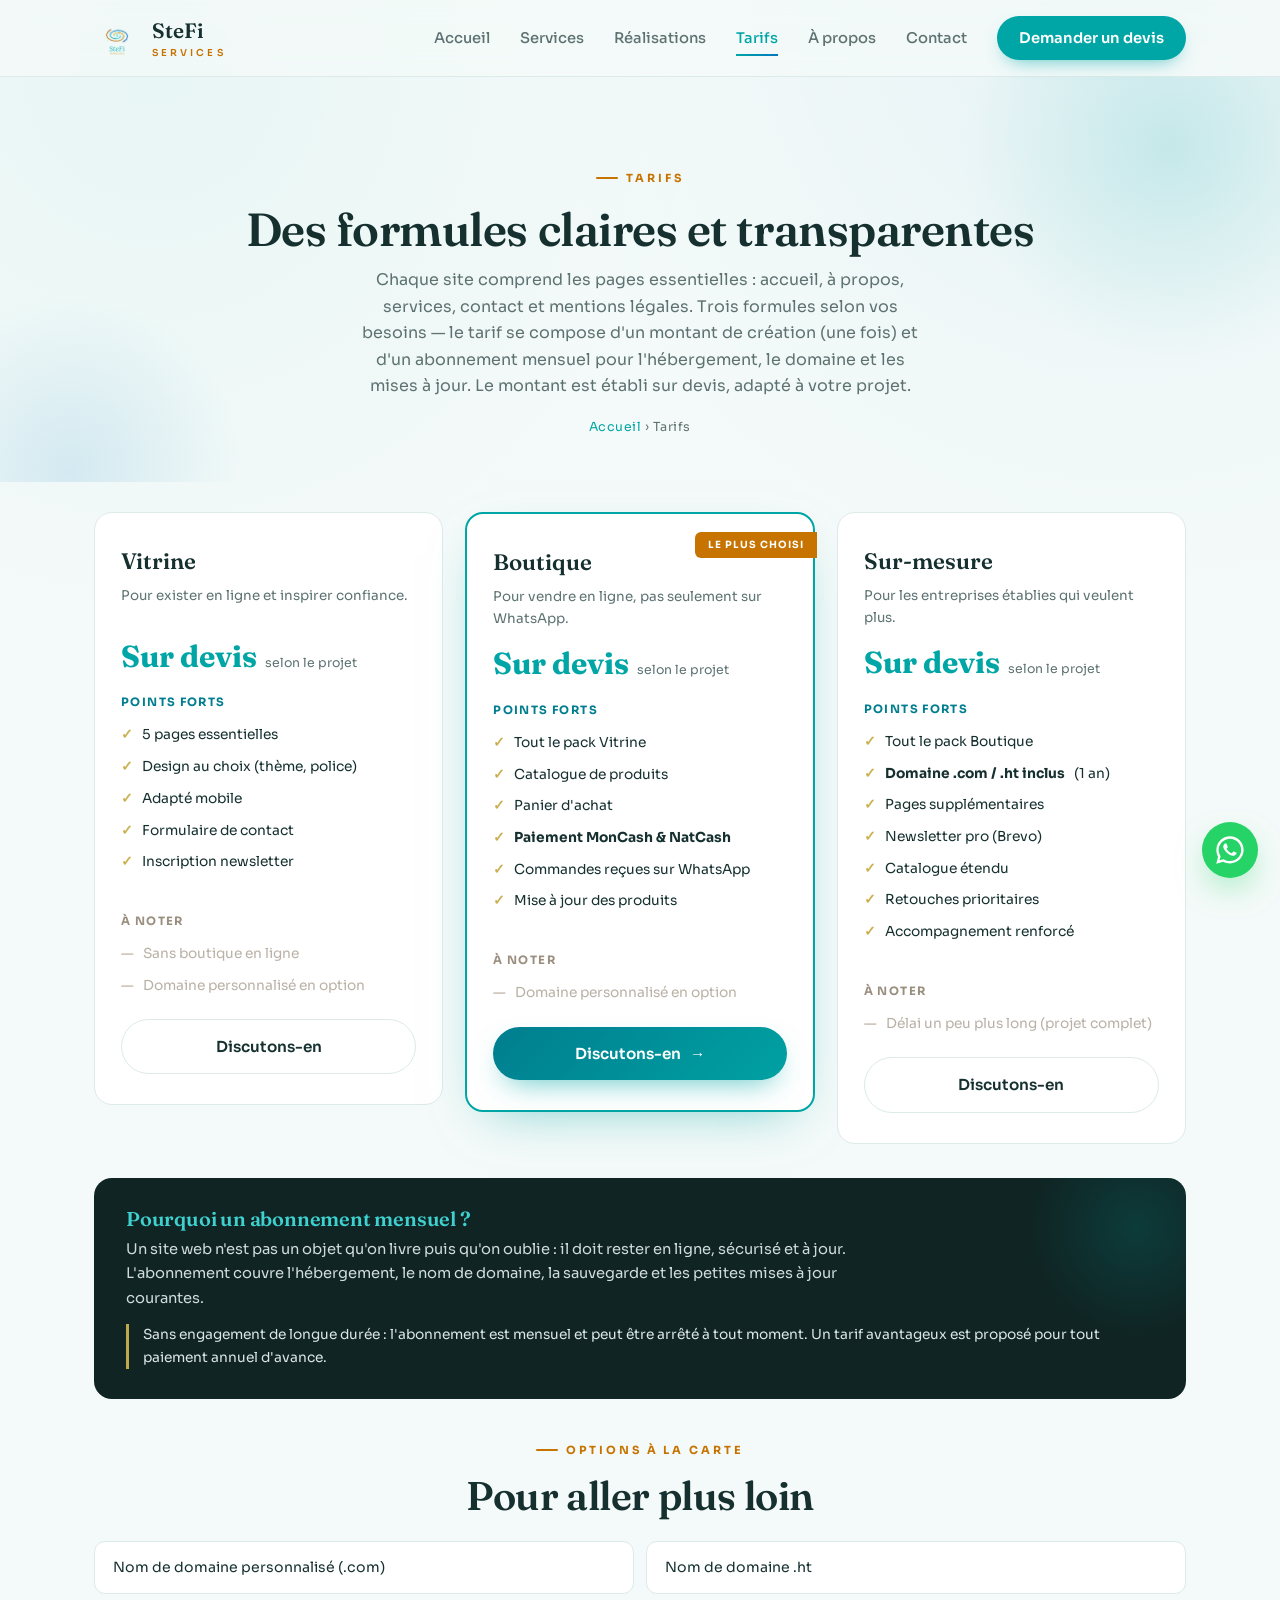
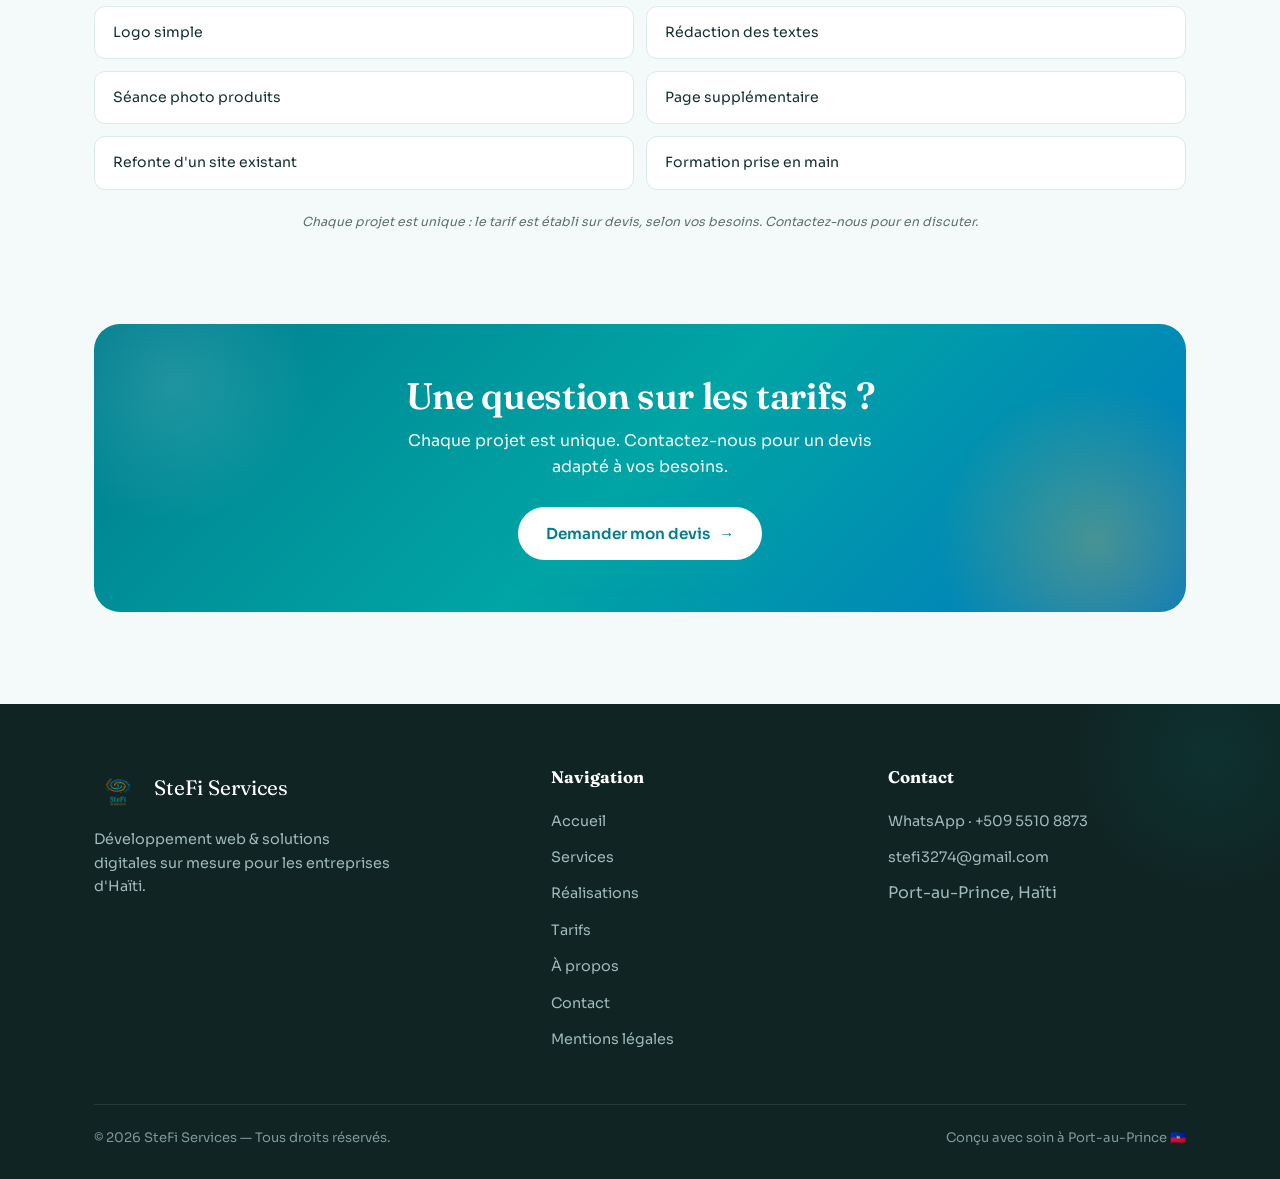
<file: tarifs.html>
<!DOCTYPE html>
<html lang="fr">
<head>
<meta charset="UTF-8">
<meta name="viewport" content="width=device-width, initial-scale=1.0">
<title>Tarifs — SteFi Services</title>
<meta name="description" content="Tarifs de création de sites web par SteFi Services : formule Vitrine, Boutique et Sur-mesure, avec paiement MonCash & NatCash. Options à la carte.">
<meta property="og:title" content="Tarifs — SteFi Services">
<meta property="og:description" content="Tarifs de création de sites web par SteFi Services : formule Vitrine, Boutique et Sur-mesure, avec paiement MonCash & NatCash. Options à la carte.">
<meta property="og:type" content="website">
<meta property="og:image" content="https://stefi-services.vercel.app/og-image.png">
<meta property="og:image:width" content="1200">
<meta property="og:image:height" content="630">
<meta property="og:url" content="https://stefi-services.vercel.app/tarifs.html">
<meta name="twitter:card" content="summary_large_image">
<meta name="twitter:image" content="https://stefi-services.vercel.app/og-image.png">
<meta name="theme-color" content="#00a5a5">
<link rel="icon" type="image/png" href="logo.png">
<link rel="preconnect" href="https://fonts.googleapis.com">
<link rel="preconnect" href="https://fonts.gstatic.com" crossorigin>
<link href="https://fonts.googleapis.com/css2?family=Fraunces:ital,opsz,wght@0,9..144,400;0,9..144,600;0,9..144,700;1,9..144,400;1,9..144,600&family=Sora:wght@300;400;500;600;700&display=swap" rel="stylesheet">
<link rel="stylesheet" href="style.css">
</head>
<body>
<header>
  <div class="wrap nav">
    <a href="index.html" class="brand">
      <img src="logo.png" alt="Logo SteFi Services">
      <span>SteFi<small>Services</small></span>
    </a>
    <nav class="menu" id="menu">
        <a href="index.html">Accueil</a>
        <a href="services.html">Services</a>
        <a href="realisations.html">Réalisations</a>
        <a href="tarifs.html" class="active">Tarifs</a>
        <a href="a-propos.html">À propos</a>
        <a href="contact.html">Contact</a>
        <a href="contact.html" class="cta">Demander un devis</a>
    </nav>
    <button class="burger" id="burger" aria-label="Ouvrir le menu"><span></span><span></span><span></span></button>
  </div>
</header>

<section class="page-hero">
  <div class="wrap reveal">
    <span class="kicker">Tarifs</span>
    <h1>Des formules claires et transparentes</h1>
    <p>Chaque site comprend les pages essentielles : accueil, à propos, services, contact et mentions légales. Trois formules selon vos besoins — le tarif se compose d'un montant de création (une fois) et d'un abonnement mensuel pour l'hébergement, le domaine et les mises à jour. Le montant est établi sur devis, adapté à votre projet.</p>
    <div class="crumbs"><a href="index.html">Accueil</a> › Tarifs</div>
  </div>
</section>

<section style="padding-top:30px">
  <div class="wrap">
    <div class="tiers">

      <div class="tier reveal">
        <div class="t-name">Vitrine</div>
        <div class="t-who">Pour exister en ligne et inspirer confiance.</div>
        <div class="t-quote"><span class="amt">Sur devis</span><span class="note">selon le projet</span></div>
        <div class="t-block-label pos">Points forts</div>
        <ul class="t-list">
          <li>5 pages essentielles</li>
          <li>Design au choix (thème, police)</li>
          <li>Adapté mobile</li>
          <li>Formulaire de contact</li>
          <li>Inscription newsletter</li>
        </ul>
        <div class="t-block-label neg">À noter</div>
        <ul class="t-list">
          <li class="no">Sans boutique en ligne</li>
          <li class="no">Domaine personnalisé en option</li>
        </ul>
        <a href="contact.html" class="btn btn-ghost">Discutons-en</a>
      </div>

      <div class="tier feature reveal d1">
        <div class="ribbon">Le plus choisi</div>
        <div class="t-name">Boutique</div>
        <div class="t-who">Pour vendre en ligne, pas seulement sur WhatsApp.</div>
        <div class="t-quote"><span class="amt">Sur devis</span><span class="note">selon le projet</span></div>
        <div class="t-block-label pos">Points forts</div>
        <ul class="t-list">
          <li>Tout le pack Vitrine</li>
          <li>Catalogue de produits</li>
          <li>Panier d'achat</li>
          <li><b>Paiement MonCash &amp; NatCash</b></li>
          <li>Commandes reçues sur WhatsApp</li>
          <li>Mise à jour des produits</li>
        </ul>
        <div class="t-block-label neg">À noter</div>
        <ul class="t-list">
          <li class="no">Domaine personnalisé en option</li>
        </ul>
        <a href="contact.html" class="btn btn-primary">Discutons-en <span class="arr">→</span></a>
      </div>

      <div class="tier reveal d2">
        <div class="t-name">Sur-mesure</div>
        <div class="t-who">Pour les entreprises établies qui veulent plus.</div>
        <div class="t-quote"><span class="amt">Sur devis</span><span class="note">selon le projet</span></div>
        <div class="t-block-label pos">Points forts</div>
        <ul class="t-list">
          <li>Tout le pack Boutique</li>
          <li><b>Domaine .com / .ht inclus</b> (1 an)</li>
          <li>Pages supplémentaires</li>
          <li>Newsletter pro (Brevo)</li>
          <li>Catalogue étendu</li>
          <li>Retouches prioritaires</li>
          <li>Accompagnement renforcé</li>
        </ul>
        <div class="t-block-label neg">À noter</div>
        <ul class="t-list">
          <li class="no">Délai un peu plus long (projet complet)</li>
        </ul>
        <a href="contact.html" class="btn btn-ghost">Discutons-en</a>
      </div>
    </div>

    <div class="band reveal">
      <h3>Pourquoi un abonnement mensuel ?</h3>
      <p>Un site web n'est pas un objet qu'on livre puis qu'on oublie : il doit rester en ligne, sécurisé et à jour. L'abonnement couvre l'hébergement, le nom de domaine, la sauvegarde et les petites mises à jour courantes.</p>
      <div class="why">Sans engagement de longue durée : l'abonnement est mensuel et peut être arrêté à tout moment. Un tarif avantageux est proposé pour tout paiement annuel d'avance.</div>
    </div>

    <div class="addons reveal">
      <div class="head" style="margin-bottom:24px">
        <span class="kicker">Options à la carte</span>
        <h2>Pour aller plus loin</h2>
      </div>
      <div class="addon-grid">
        <div class="addon"><span>Nom de domaine personnalisé (.com)</span></div>
        <div class="addon"><span>Nom de domaine .ht</span></div>
        <div class="addon"><span>Logo simple</span></div>
        <div class="addon"><span>Rédaction des textes</span></div>
        <div class="addon"><span>Séance photo produits</span></div>
        <div class="addon"><span>Page supplémentaire</span></div>
        <div class="addon"><span>Refonte d'un site existant</span></div>
        <div class="addon"><span>Formation prise en main</span></div>
      </div>
      <p class="tarif-note">Chaque projet est unique : le tarif est établi sur devis, selon vos besoins. Contactez-nous pour en discuter.</p>
    </div>
  </div>
</section>

<section style="padding-top:0">
  <div class="wrap">
    <div class="cta-band reveal">
      <h2>Une question sur les tarifs ?</h2>
      <p>Chaque projet est unique. Contactez-nous pour un devis adapté à vos besoins.</p>
      <a href="contact.html" class="btn btn-primary">Demander mon devis <span class="arr">→</span></a>
    </div>
  </div>
</section>

<footer>
  <div class="wrap">
    <div class="f-grid">
      <div>
        <div class="f-brand">
          <img src="logo.png" alt="SteFi Services">
          <span class="nm">SteFi Services</span>
        </div>
        <p>Développement web &amp; solutions digitales sur mesure pour les entreprises d'Haïti.</p>
      </div>
      <div>
        <h4>Navigation</h4>
        <ul>
          <li><a href="index.html">Accueil</a></li>
          <li><a href="services.html">Services</a></li>
          <li><a href="realisations.html">Réalisations</a></li>
          <li><a href="tarifs.html">Tarifs</a></li>
          <li><a href="a-propos.html">À propos</a></li>
          <li><a href="contact.html">Contact</a></li>
          <li><a href="mentions-legales.html">Mentions légales</a></li>
        </ul>
      </div>
      <div>
        <h4>Contact</h4>
        <ul>
          <li><a href="https://wa.me/50955108873" target="_blank" rel="noopener">WhatsApp · +509 5510 8873</a></li>
          <li><a href="mailto:stefi3274@gmail.com">stefi3274@gmail.com</a></li>
          <li><span style="color:#9fbab9">Port-au-Prince, Haïti</span></li>
        </ul>
      </div>
    </div>
    <div class="f-bottom">
      <span>© <span class="year"></span> SteFi Services — Tous droits réservés.</span>
      <span>Conçu avec soin à Port-au-Prince 🇭🇹</span>
    </div>
  </div>
</footer>

<span class="wa-pulse"></span>
<a class="wa-float" href="https://wa.me/50955108873?text=Bonjour%20SteFi%20Services,%20je%20souhaite%20des%20informations." target="_blank" rel="noopener" aria-label="Contacter sur WhatsApp">
  <svg viewBox="0 0 32 32" fill="currentColor"><path d="M16 .4C7.4.4.4 7.4.4 16c0 2.8.7 5.4 2 7.8L.3 31.6l8-2.1c2.3 1.2 4.9 1.9 7.7 1.9 8.6 0 15.6-7 15.6-15.6S24.6.4 16 .4zm0 28.2c-2.5 0-4.8-.7-6.8-1.8l-.5-.3-4.7 1.2 1.3-4.6-.3-.5c-1.3-2-2-4.4-2-6.8C3.2 9 9 3.2 16 3.2S28.8 9 28.8 16 23 28.6 16 28.6zm7.1-9.6c-.4-.2-2.3-1.1-2.6-1.3-.4-.1-.6-.2-.9.2s-1 1.3-1.2 1.5c-.2.2-.4.3-.8.1-.4-.2-1.6-.6-3.1-1.9-1.1-1-1.9-2.3-2.2-2.7-.2-.4 0-.6.2-.8.2-.2.4-.4.5-.7.2-.2.2-.4.4-.6.1-.3 0-.5 0-.7-.1-.2-.9-2.1-1.2-2.9-.3-.8-.6-.7-.9-.7h-.7c-.2 0-.6.1-1 .5-.3.4-1.3 1.3-1.3 3.1s1.3 3.6 1.5 3.9c.2.2 2.6 4 6.4 5.6.9.4 1.6.6 2.1.8.9.3 1.7.2 2.3.1.7-.1 2.3-.9 2.6-1.8.3-.9.3-1.6.2-1.8-.1-.1-.3-.2-.7-.4z"/></svg><span class="wa-txt">Discutons !</span>
</a>
<script src="main.js"></script>
</body>
</html>
</file>
<file: style.css>
/* ============================================================
   SteFi Services — styles partagés (v3)
   Modifiez ce fichier pour changer l'apparence de tout le site.
   Couleurs principales : voir :root ci-dessous.
   ============================================================ */

*{box-sizing:border-box;margin:0;padding:0}
:root{
  --ink:#15302f;--muted:#5d7271;
  --accent:#00a5a5;--accent-d:#007e8f;
  --blue:#0079bf;--ocre:#c77300;--gold:#cbb04f;
  --bg:#f4faf9;--surface:#ffffff;--border:#dceae9;
  --wa:#25d366;
  --shadow-sm:0 4px 14px -8px rgba(21,48,47,.25);
  --shadow-md:0 18px 44px -22px rgba(21,48,47,.35);
  --shadow-lg:0 30px 70px -30px rgba(21,48,47,.4);
  --radius:18px;
  --maxw:1140px;
}
html{scroll-behavior:smooth;-webkit-text-size-adjust:100%}
body{font-family:'Sora',sans-serif;color:var(--ink);background:var(--bg);line-height:1.65;overflow-x:hidden;
  background-image:radial-gradient(circle at 12% 8%,rgba(0,165,165,.05),transparent 40%),radial-gradient(circle at 88% 0%,rgba(0,121,191,.05),transparent 42%);
  background-attachment:fixed}
a{color:inherit;text-decoration:none}
img{max-width:100%;display:block}
::selection{background:rgba(0,165,165,.22)}
.wrap{max-width:var(--maxw);margin:0 auto;padding:0 24px}
section{padding:92px 0}
h1,h2,h3{font-family:'Fraunces',serif;font-weight:600;line-height:1.08;letter-spacing:-.01em}

/* ---------- HEADER ---------- */
header{position:sticky;top:0;z-index:60;background:rgba(244,250,249,.78);backdrop-filter:blur(14px);-webkit-backdrop-filter:blur(14px);border-bottom:1px solid var(--border);transition:box-shadow .3s}
header.scrolled{box-shadow:0 6px 24px -16px rgba(21,48,47,.5)}
.nav{display:flex;align-items:center;justify-content:space-between;height:76px}
.brand{display:flex;align-items:center;gap:12px;font-family:'Fraunces',serif;font-size:1.3rem;font-weight:600}
.brand img{width:46px;height:46px;object-fit:contain;transition:transform .4s cubic-bezier(.34,1.56,.64,1)}
.brand:hover img{transform:rotate(-8deg) scale(1.06)}
.brand span small{display:block;font-family:'Sora',sans-serif;font-size:.6rem;letter-spacing:.32em;text-transform:uppercase;color:var(--ocre);font-weight:600;margin-top:-2px}
.menu{display:flex;gap:30px;align-items:center;font-size:.92rem;font-weight:500}
.menu a{position:relative;padding:4px 0;color:var(--muted);transition:color .2s}
.menu a:hover,.menu a.active{color:var(--accent)}
.menu a::after{content:"";position:absolute;left:0;bottom:-2px;width:0;height:2px;background:linear-gradient(90deg,var(--accent),var(--blue));transition:width .28s}
.menu a:hover::after,.menu a.active::after{width:100%}
.menu .cta{background:var(--accent);color:#fff;padding:10px 22px;border-radius:30px;font-weight:600;box-shadow:0 8px 20px -10px rgba(0,165,165,.8)}
.menu .cta:hover{background:var(--accent-d);color:#fff;transform:translateY(-1px)}
.menu .cta::after{display:none}
.burger{display:none;flex-direction:column;gap:5px;cursor:pointer;background:none;border:0;padding:6px}
.burger span{width:26px;height:2px;background:var(--ink);border-radius:2px;transition:.3s}
.burger.open span:nth-child(1){transform:translateY(7px) rotate(45deg)}
.burger.open span:nth-child(2){opacity:0}
.burger.open span:nth-child(3){transform:translateY(-7px) rotate(-45deg)}

/* ---------- BUTTONS ---------- */
.btns{display:flex;gap:14px;flex-wrap:wrap}
.btn{display:inline-flex;align-items:center;gap:9px;padding:14px 28px;border-radius:32px;font-weight:600;font-size:.95rem;transition:transform .2s,box-shadow .2s,background .2s;cursor:pointer;border:0;font-family:inherit}
.btn-primary{background:linear-gradient(135deg,var(--accent-d),var(--accent) 70%,var(--blue));background-size:160% 160%;color:#fff;box-shadow:0 12px 30px -12px rgba(0,165,165,.7)}
.btn-primary:hover{transform:translateY(-2px);box-shadow:0 18px 40px -14px rgba(0,165,165,.85);background-position:100% 100%}
.btn-ghost{background:#fff;color:var(--ink);border:1.5px solid var(--border)}
.btn-ghost:hover{border-color:var(--accent);color:var(--accent);transform:translateY(-2px)}
.btn .arr{transition:transform .25s}
.btn:hover .arr{transform:translateX(4px)}

/* ---------- SECTION HEADINGS ---------- */
.kicker{display:inline-flex;align-items:center;gap:8px;text-transform:uppercase;letter-spacing:.26em;font-size:.7rem;font-weight:700;color:var(--ocre);margin-bottom:18px}
.kicker::before{content:"";width:22px;height:2px;background:var(--ocre);border-radius:2px}
.head{text-align:center;max-width:640px;margin:0 auto 58px}
.head .kicker{justify-content:center;margin-bottom:14px}
.head h2{font-size:clamp(1.9rem,4vw,2.5rem);margin-bottom:14px}
.head p{color:var(--muted)}

/* ---------- PAGE HERO (inner pages) ---------- */
.page-hero{padding:84px 0 44px;text-align:center;position:relative;overflow:hidden}
.page-hero::before{content:"";position:absolute;top:-160px;right:-120px;width:460px;height:460px;border-radius:50%;background:radial-gradient(circle,rgba(0,165,165,.16),transparent 65%)}
.page-hero::after{content:"";position:absolute;bottom:-180px;left:-120px;width:380px;height:380px;border-radius:50%;background:radial-gradient(circle,rgba(0,121,191,.12),transparent 65%)}
.page-hero .wrap{position:relative;z-index:1}
.page-hero h1{font-size:clamp(2.1rem,5vw,2.9rem);margin-bottom:12px}
.page-hero p{color:var(--muted);max-width:560px;margin:0 auto}
.crumbs{font-size:.78rem;color:var(--muted);margin-top:18px;letter-spacing:.04em}
.crumbs a{color:var(--accent)}
.crumbs a:hover{text-decoration:underline}

/* ---------- HERO (home) ---------- */
.hero{position:relative;padding:104px 0 92px;overflow:hidden}
.hero::before{content:"";position:absolute;top:-180px;right:-160px;width:580px;height:580px;border-radius:50%;background:radial-gradient(circle,rgba(0,165,165,.18),transparent 65%);z-index:0;animation:float 14s ease-in-out infinite}
.hero::after{content:"";position:absolute;bottom:-200px;left:-140px;width:480px;height:480px;border-radius:50%;background:radial-gradient(circle,rgba(0,121,191,.14),transparent 65%);z-index:0;animation:float 18s ease-in-out infinite reverse}
@keyframes float{0%,100%{transform:translate(0,0)}50%{transform:translate(-24px,22px)}}
.hero .wrap{position:relative;z-index:1;display:grid;grid-template-columns:1.1fr .9fr;gap:52px;align-items:center}
.hero h1{font-size:clamp(2.3rem,5.2vw,3.4rem);margin-bottom:20px}
.hero h1 em{font-style:italic;color:var(--accent);position:relative}
.hero h1 em::after{content:"";position:absolute;left:0;right:0;bottom:.04em;height:.13em;background:rgba(203,176,79,.45);border-radius:3px;z-index:-1}
.hero p.lead{font-size:1.12rem;color:var(--muted);max-width:520px;margin-bottom:32px}
.hero-meta{display:flex;gap:26px;margin-top:30px;flex-wrap:wrap}
.hero-meta .hm{display:flex;align-items:center;gap:9px;font-size:.86rem;color:var(--muted);font-weight:500}
.hero-meta .hm b{color:var(--accent);font-family:'Fraunces',serif;font-size:1.15rem}
.hero-art{position:relative;display:flex;justify-content:center}
.hero-card{background:#fff;border:1px solid var(--border);border-radius:26px;padding:34px;box-shadow:var(--shadow-lg);width:100%;max-width:380px;position:relative}
.hero-card::before{content:"";position:absolute;inset:0;border-radius:26px;padding:1px;background:linear-gradient(140deg,rgba(0,165,165,.5),transparent 40%,rgba(0,121,191,.4));-webkit-mask:linear-gradient(#fff 0 0) content-box,linear-gradient(#fff 0 0);-webkit-mask-composite:xor;mask-composite:exclude;pointer-events:none}
.hero-card img{width:120px;margin:0 auto 6px}
.hero-card .hc-title{text-align:center;font-family:'Fraunces',serif;font-size:1.5rem;color:var(--accent-d)}
.hero-card .hc-sub{text-align:center;font-size:.66rem;letter-spacing:.34em;text-transform:uppercase;color:var(--ocre);font-weight:600;margin-bottom:22px}
.hc-row{display:flex;align-items:center;gap:12px;padding:11px 0;border-top:1px dashed var(--border);font-size:.9rem}
.hc-row b{color:var(--ink)}
.hc-dot{width:10px;height:10px;border-radius:50%;flex:0 0 auto}

/* ---------- TRUST STRIP ---------- */
.strip{background:#fff;border-top:1px solid var(--border);border-bottom:1px solid var(--border)}
.strip .wrap{display:flex;justify-content:space-around;flex-wrap:wrap;gap:24px;padding:34px 24px}
.stat{text-align:center}
.stat .n{font-family:'Fraunces',serif;font-size:2rem;color:var(--accent)}
.stat .l{font-size:.8rem;color:var(--muted);text-transform:uppercase;letter-spacing:.12em}

/* ---------- SERVICES ---------- */
.grid{display:grid;grid-template-columns:repeat(3,1fr);gap:22px}
.card{background:#fff;border:1px solid var(--border);border-radius:var(--radius);padding:32px 28px;transition:transform .3s cubic-bezier(.22,1,.36,1),box-shadow .3s,border-color .3s;position:relative;overflow:hidden}
.card::before{content:"";position:absolute;top:0;left:0;right:0;height:3px;background:linear-gradient(90deg,var(--accent),var(--blue));transform:scaleX(0);transform-origin:left;transition:transform .35s}
.card:hover{transform:translateY(-7px);box-shadow:var(--shadow-md);border-color:transparent}
.card:hover::before{transform:scaleX(1)}
.card .ic{width:56px;height:56px;border-radius:15px;display:flex;align-items:center;justify-content:center;margin-bottom:20px;font-size:1.55rem;transition:transform .3s}
.card:hover .ic{transform:scale(1.08) rotate(-4deg)}
.card h3{font-size:1.3rem;margin-bottom:10px}
.card p{font-size:.92rem;color:var(--muted)}
.c1 .ic{background:rgba(0,165,165,.12);color:var(--accent)}
.c2 .ic{background:rgba(0,121,191,.12);color:var(--blue)}
.c3 .ic{background:rgba(199,115,0,.12);color:var(--ocre)}
.c4 .ic{background:rgba(203,176,79,.18);color:#a8902f}
.c5 .ic{background:rgba(0,126,143,.12);color:var(--accent-d)}
.c6 .ic{background:rgba(0,165,165,.12);color:var(--accent)}

/* ---------- PROCESS (services page) ---------- */
.steps{display:grid;grid-template-columns:repeat(4,1fr);gap:20px;margin-top:10px}
.step{background:#fff;border:1px solid var(--border);border-radius:16px;padding:28px 24px;position:relative;transition:transform .3s,box-shadow .3s}
.step:hover{transform:translateY(-5px);box-shadow:var(--shadow-md)}
.step .stp-n{font-family:'Fraunces',serif;font-size:2.3rem;color:var(--gold);line-height:1;margin-bottom:12px}
.step h3{font-size:1.1rem;margin-bottom:8px}
.step p{font-size:.88rem;color:var(--muted)}

/* ---------- ABOUT ---------- */
.about{display:grid;grid-template-columns:.85fr 1.15fr;gap:56px;align-items:center}
.about-visual{position:relative;border-radius:24px;padding:48px 32px;text-align:center;background:linear-gradient(140deg,#007e8f,#00a5a5 55%,#0079bf);overflow:hidden;box-shadow:var(--shadow-md)}
.about-visual::after{content:"";position:absolute;right:-40px;bottom:-60px;width:200px;height:200px;border-radius:50%;background:radial-gradient(circle,rgba(203,176,79,.4),transparent 70%)}
.about-visual img{width:150px;margin:0 auto;filter:drop-shadow(0 10px 24px rgba(0,0,0,.2));position:relative;z-index:1}
.about-visual .nm{color:#fff;font-family:'Fraunces',serif;font-size:1.45rem;margin-top:8px;position:relative;z-index:1}
.about-visual .rl{color:rgba(255,255,255,.85);font-size:.82rem;letter-spacing:.2em;text-transform:uppercase;margin-top:4px;position:relative;z-index:1}
.about h2{font-size:clamp(1.8rem,4vw,2.4rem);margin-bottom:18px}
.about p{color:var(--muted);margin-bottom:16px}
.vals{display:flex;gap:14px;flex-wrap:wrap;margin-top:24px}
.pill{background:var(--bg);border:1px solid var(--border);border-radius:30px;padding:9px 17px;font-size:.82rem;font-weight:500;transition:transform .2s,border-color .2s}
.pill:hover{transform:translateY(-2px);border-color:var(--accent)}
.pill b{color:var(--accent)}

/* ---------- VALUES (about) ---------- */
.values{display:grid;grid-template-columns:repeat(3,1fr);gap:22px}
.value{background:#fff;border:1px solid var(--border);border-radius:16px;padding:28px 24px;transition:transform .3s,box-shadow .3s}
.value:hover{transform:translateY(-5px);box-shadow:var(--shadow-md)}
.value .ic{font-size:1.8rem;margin-bottom:12px}
.value h3{font-size:1.15rem;margin-bottom:8px}
.value p{font-size:.9rem;color:var(--muted)}

/* ---------- CTA BANNER ---------- */
.cta-band{position:relative;border-radius:26px;padding:52px 44px;text-align:center;overflow:hidden;color:#fff;
  background:linear-gradient(135deg,#007e8f,#00a5a5 50%,#0079bf)}
.cta-band::before{content:"";position:absolute;top:-80px;left:-60px;width:280px;height:280px;border-radius:50%;background:radial-gradient(circle,rgba(255,255,255,.12),transparent 70%);pointer-events:none}
.cta-band::after{content:"";position:absolute;right:-70px;bottom:-90px;width:320px;height:320px;border-radius:50%;background:radial-gradient(circle,rgba(203,176,79,.35),transparent 70%);pointer-events:none}
.cta-band h2{font-size:clamp(1.7rem,4vw,2.3rem);margin-bottom:12px;position:relative}
.cta-band p{opacity:.94;max-width:520px;margin:0 auto 26px;position:relative}
.cta-band .btn-primary{background:#fff;color:var(--accent-d);position:relative;z-index:2}
.cta-band .btn-primary:hover{background:#fff;color:var(--accent-d)}

/* ---------- CONTACT ---------- */
.contact-grid{display:grid;grid-template-columns:1fr 1fr;gap:40px}
.contact-info{display:flex;flex-direction:column;gap:16px}
.ci-row{display:flex;gap:16px;align-items:center;background:#fff;border:1px solid var(--border);border-radius:14px;padding:18px 20px;transition:border-color .2s,transform .2s,box-shadow .2s}
.ci-row:hover{border-color:var(--accent);transform:translateX(4px);box-shadow:var(--shadow-sm)}
.ci-row .ic{width:46px;height:46px;border-radius:12px;background:rgba(0,165,165,.1);color:var(--accent);display:flex;align-items:center;justify-content:center;flex:0 0 auto;font-size:1.2rem}
.ci-row .lbl{font-size:.72rem;text-transform:uppercase;letter-spacing:.14em;color:var(--muted)}
.ci-row .val{font-weight:600;font-size:1rem}
.form{background:#fff;border:1px solid var(--border);border-radius:var(--radius);padding:32px;box-shadow:var(--shadow-sm)}
.form label{display:block;font-size:.82rem;font-weight:600;margin-bottom:6px;color:var(--ink)}
.form .field{margin-bottom:18px}
.form input,.form textarea{width:100%;padding:13px 15px;border:1.5px solid var(--border);border-radius:11px;font-family:inherit;font-size:.95rem;background:var(--bg);transition:border-color .2s,box-shadow .2s;color:var(--ink)}
.form input:focus,.form textarea:focus{outline:none;border-color:var(--accent);box-shadow:0 0 0 3px rgba(0,165,165,.12)}
.form textarea{resize:vertical;min-height:130px}
.form .btn-primary{width:100%;justify-content:center}
.form-note{font-size:.78rem;color:var(--muted);margin-top:12px;text-align:center}

/* ---------- FAQ ---------- */
.faq{max-width:760px;margin:0 auto;display:flex;flex-direction:column;gap:12px}
.faq details{background:#fff;border:1px solid var(--border);border-radius:14px;padding:0 22px;transition:box-shadow .25s,border-color .25s}
.faq details[open]{box-shadow:var(--shadow-sm);border-color:rgba(0,165,165,.4)}
.faq summary{cursor:pointer;list-style:none;padding:20px 0;font-weight:600;font-size:1rem;display:flex;justify-content:space-between;align-items:center;gap:16px}
.faq summary::-webkit-details-marker{display:none}
.faq summary::after{content:"+";font-size:1.5rem;color:var(--accent);font-weight:400;transition:transform .3s;line-height:1}
.faq details[open] summary::after{transform:rotate(45deg)}
.faq .ans{padding:0 0 22px;color:var(--muted);font-size:.92rem;margin-top:-4px}

/* ---------- LEGAL DOC ---------- */
.doc{background:#fff;border:1px solid var(--border);border-radius:var(--radius);padding:42px;box-shadow:var(--shadow-md);max-width:820px;margin:0 auto}
.doc-sec{padding:24px 0;border-bottom:1px solid var(--border)}
.doc-sec:last-child{border-bottom:0;padding-bottom:0}
.doc-sec:first-child{padding-top:0}
.doc h2{font-size:1.35rem;color:var(--accent-d);margin-bottom:12px;display:flex;align-items:center;gap:10px}
.doc h2 .num{font-size:.85rem;background:rgba(0,165,165,.12);color:var(--accent);width:30px;height:30px;border-radius:8px;display:inline-flex;align-items:center;justify-content:center;flex:0 0 auto}
.doc p{color:var(--muted);margin-bottom:10px}
.doc p b{color:var(--ink)}
.doc a{color:var(--accent)}
.doc a:hover{text-decoration:underline}
.doc ul{margin:8px 0 8px 4px;list-style:none}
.doc ul li{color:var(--muted);padding:5px 0 5px 22px;position:relative}
.doc ul li::before{content:"›";position:absolute;left:4px;color:var(--accent);font-weight:700}
.info-box{background:var(--bg);border:1px solid var(--border);border-radius:12px;padding:18px 20px;margin-top:6px}
.info-box p{margin:4px 0;color:var(--ink);font-size:.95rem}
.updated{text-align:center;color:var(--muted);font-size:.82rem;margin-top:26px;font-style:italic}

/* ---------- FOOTER ---------- */
footer{background:#0f2423;color:#cfe3e2;padding:60px 0 30px;position:relative;overflow:hidden}
footer::before{content:"";position:absolute;top:-100px;right:-80px;width:300px;height:300px;border-radius:50%;background:radial-gradient(circle,rgba(0,165,165,.1),transparent 70%)}
.f-grid{display:grid;grid-template-columns:1.4fr 1fr 1fr;gap:40px;margin-bottom:42px;position:relative}
.f-brand{display:flex;align-items:center;gap:12px;margin-bottom:16px}
.f-brand img{width:48px}
.f-brand .nm{font-family:'Fraunces',serif;font-size:1.3rem;color:#fff}
footer p{font-size:.9rem;color:#9fbab9;max-width:300px}
footer h4{font-family:'Fraunces',serif;color:#fff;font-size:1.05rem;margin-bottom:16px}
footer ul{list-style:none}
footer ul li{margin-bottom:10px}
footer ul a{font-size:.9rem;color:#9fbab9;transition:color .2s,padding-left .2s}
footer ul a:hover{color:var(--accent);padding-left:4px}
.f-bottom{border-top:1px solid rgba(255,255,255,.1);padding-top:22px;display:flex;justify-content:space-between;flex-wrap:wrap;gap:12px;font-size:.82rem;color:#7d9897;position:relative}

/* ---------- WHATSAPP FLOAT ---------- */
.wa-float{position:fixed;right:22px;bottom:22px;z-index:80;display:flex;align-items:center;gap:0;background:var(--wa);color:#fff;border-radius:32px;padding:14px;box-shadow:0 14px 34px -10px rgba(37,211,102,.6);transition:padding .3s,gap .3s;overflow:hidden}
.wa-float svg{width:28px;height:28px;flex:0 0 auto}
.wa-float .wa-txt{max-width:0;white-space:nowrap;font-weight:600;font-size:.92rem;overflow:hidden;transition:max-width .35s,margin .35s}
.wa-float:hover{gap:10px;padding:14px 22px 14px 14px}
.wa-float:hover .wa-txt{max-width:160px;margin-left:2px}
.wa-pulse{position:fixed;right:30px;bottom:30px;width:30px;height:30px;border-radius:50%;background:var(--wa);z-index:79;animation:pulse 2.4s infinite;pointer-events:none}
@keyframes pulse{0%{transform:scale(1);opacity:.55}70%{transform:scale(2.6);opacity:0}100%{opacity:0}}

/* ---------- REVEAL ---------- */
.reveal{opacity:0;transform:translateY(28px);transition:opacity .7s ease,transform .7s cubic-bezier(.22,1,.36,1)}
.reveal.in{opacity:1;transform:none}
.reveal.d1{transition-delay:.08s}.reveal.d2{transition-delay:.16s}.reveal.d3{transition-delay:.24s}.reveal.d4{transition-delay:.32s}.reveal.d5{transition-delay:.4s}

/* ---------- RESPONSIVE ---------- */
@media (max-width:900px){
  .hero .wrap{grid-template-columns:1fr;gap:42px}
  .grid{grid-template-columns:1fr 1fr}
  .values{grid-template-columns:1fr}
  .steps{grid-template-columns:1fr 1fr}
  .about{grid-template-columns:1fr;gap:36px}
  .f-grid{grid-template-columns:1fr 1fr}
}
@media (max-width:640px){
  section{padding:64px 0}
  .menu{position:fixed;inset:76px 0 auto 0;background:var(--bg);flex-direction:column;gap:0;padding:8px 24px 24px;border-bottom:1px solid var(--border);transform:translateY(-135%);transition:transform .35s;height:auto}
  .menu.open{transform:none}
  .menu a{width:100%;padding:15px 0;border-bottom:1px solid var(--border)}
  .menu a::after{display:none}
  .menu .cta{width:100%;text-align:center;justify-content:center;margin-top:12px}
  .burger{display:flex}
  .grid{grid-template-columns:1fr}
  .steps{grid-template-columns:1fr}
  .contact-grid{grid-template-columns:1fr}
  .f-grid{grid-template-columns:1fr}
  .f-bottom{flex-direction:column;text-align:center}
  .doc{padding:26px 20px}
  .cta-band{padding:40px 26px}
}
@media (prefers-reduced-motion:reduce){
  *{animation:none!important;transition:none!important}
  .reveal{opacity:1;transform:none}
}

/* ============================================================
   TARIFS
   ============================================================ */
.tiers{display:grid;grid-template-columns:repeat(3,1fr);gap:22px;align-items:start}
.tier{background:#fff;border:1px solid var(--border);border-radius:var(--radius);padding:30px 26px;position:relative;display:flex;flex-direction:column;transition:transform .3s,box-shadow .3s}
.tier:hover{transform:translateY(-6px);box-shadow:var(--shadow-md)}
.tier.feature{border:2px solid var(--accent);box-shadow:0 18px 44px -22px rgba(0,165,165,.5)}
.tier .ribbon{position:absolute;top:18px;right:-1px;background:var(--ocre);color:#fff;font-size:.62rem;font-weight:700;text-transform:uppercase;letter-spacing:.1em;padding:5px 13px;border-radius:7px 0 0 7px}
.tier .t-name{font-family:'Fraunces',serif;font-size:1.4rem;font-weight:600}
.tier .t-who{color:var(--muted);font-size:.84rem;margin:4px 0 18px;min-height:38px}
.t-price{display:flex;align-items:baseline;gap:5px}
.t-price .cur{font-size:1.05rem;font-weight:600;color:var(--accent)}
.t-price .amt{font-family:'Fraunces',serif;font-size:2.5rem;font-weight:700;line-height:1;color:var(--ink)}
.t-price .note{font-size:.74rem;color:var(--muted)}
.t-sub{margin:12px 0 18px;padding:10px 13px;background:var(--bg);border-radius:10px;font-size:.82rem}
.t-sub b{color:var(--accent)}
.tier ul{list-style:none;font-size:.86rem;display:flex;flex-direction:column;gap:9px;margin:0 0 22px}
.tier li{display:flex;gap:9px;align-items:flex-start}
.tier li::before{content:"✓";color:var(--gold);font-weight:700;flex:0 0 auto}
.tier li.no{color:#b9b1a6}
.tier li.no::before{content:"—";color:#cfc7bb}
.tier .btn{margin-top:auto;justify-content:center;width:100%}
.t-band{background:#0f2423;color:#e7f1f0;border-radius:var(--radius);padding:30px 32px;margin-top:30px;position:relative;overflow:hidden}
.t-band::after{content:"";position:absolute;right:-60px;bottom:-70px;width:240px;height:240px;border-radius:50%;background:radial-gradient(circle,rgba(0,165,165,.18),transparent 70%)}
.t-band h3{font-family:'Fraunces',serif;color:#3fd0d0;font-size:1.25rem;margin-bottom:8px;position:relative}
.t-band p{font-size:.9rem;color:#bcd3d2;position:relative}
.t-band .why{margin-top:14px;font-size:.86rem;border-left:3px solid var(--gold);padding-left:14px;color:#cfe0df;position:relative}
.addons{margin-top:30px}
.addon-grid{display:grid;grid-template-columns:1fr 1fr;gap:12px}
.addon{display:flex;justify-content:space-between;gap:12px;background:#fff;border:1px solid var(--border);border-radius:11px;padding:13px 16px;font-size:.86rem;transition:border-color .2s}
.addon:hover{border-color:var(--accent)}
.addon b{color:var(--accent);white-space:nowrap}
.t-disclaimer{font-size:.74rem;color:#9a9186;margin-top:18px;font-style:italic;text-align:center}

/* ============================================================
   RÉALISATIONS (public)
   ============================================================ */
.rz-grid{display:grid;grid-template-columns:repeat(3,1fr);gap:24px}
.rz-card{background:#fff;border:1px solid var(--border);border-radius:var(--radius);overflow:hidden;display:flex;flex-direction:column;transition:transform .3s,box-shadow .3s;color:inherit}
.rz-card:hover{transform:translateY(-7px);box-shadow:var(--shadow-md)}
.rz-img{height:180px;background-size:cover;background-position:center;background-color:var(--bg)}
.rz-img--ph{display:flex;align-items:center;justify-content:center;background:linear-gradient(135deg,var(--accent-d),var(--blue))}
.rz-img--ph span{font-family:'Fraunces',serif;font-size:3rem;color:#fff;opacity:.9}
.rz-body{padding:22px 24px;display:flex;flex-direction:column;gap:8px;flex:1}
.rz-body h3{font-size:1.2rem}
.rz-body p{font-size:.9rem;color:var(--muted)}
.rz-link{margin-top:auto;color:var(--accent);font-weight:600;font-size:.88rem;display:inline-flex;align-items:center;gap:6px}
.rz-card:hover .rz-link .arr{transform:translateX(4px)}
.rz-empty{text-align:center;color:var(--muted);padding:50px 20px;font-size:.95rem}

/* ============================================================
   ADMIN
   ============================================================ */
.admin-wrap{max-width:780px;margin:0 auto}
.gate{max-width:420px;margin:0 auto;background:#fff;border:1px solid var(--border);border-radius:var(--radius);padding:34px;box-shadow:var(--shadow-sm);text-align:center}
.gate h2{font-size:1.4rem;margin-bottom:8px}
.gate p{color:var(--muted);font-size:.9rem;margin-bottom:20px}
.gate input{width:100%;padding:13px 15px;border:1.5px solid var(--border);border-radius:11px;font-family:inherit;font-size:.95rem;background:var(--bg);margin-bottom:14px;text-align:center}
.gate input:focus{outline:none;border-color:var(--accent)}
.gate .btn{width:100%;justify-content:center}
.gate-msg{display:none;color:#c0392b;font-size:.85rem;margin-top:10px}
.cfg-warning{display:none;max-width:600px;margin:0 auto 24px;background:#fff7ed;border:1px solid #fed7aa;border-radius:12px;padding:16px 20px;font-size:.86rem;color:#9a3412}
.cfg-warning b{color:#7c2d12}
.admin-card{background:#fff;border:1px solid var(--border);border-radius:var(--radius);padding:30px;box-shadow:var(--shadow-sm);margin-bottom:26px}
.admin-card h2{font-size:1.3rem;margin-bottom:18px;color:var(--accent-d)}
.admin-card .field{margin-bottom:16px}
.admin-card label{display:block;font-size:.82rem;font-weight:600;margin-bottom:6px}
.admin-card input,.admin-card textarea{width:100%;padding:12px 14px;border:1.5px solid var(--border);border-radius:10px;font-family:inherit;font-size:.93rem;background:var(--bg);color:var(--ink)}
.admin-card input:focus,.admin-card textarea:focus{outline:none;border-color:var(--accent);box-shadow:0 0 0 3px rgba(0,165,165,.12)}
.admin-card textarea{resize:vertical;min-height:80px}
.admin-card .hint{font-size:.74rem;color:var(--muted);margin-top:4px}
.form-msg{display:none;font-size:.88rem;margin-top:12px;font-weight:500}
.adm-item{display:flex;justify-content:space-between;align-items:flex-start;gap:16px;padding:16px 0;border-bottom:1px solid var(--border)}
.adm-item:last-child{border-bottom:0}
.adm-info{display:flex;flex-direction:column;gap:3px;min-width:0}
.adm-info b{font-size:.98rem}
.adm-info a{font-size:.8rem;color:var(--accent);word-break:break-all}
.adm-desc{font-size:.82rem;color:var(--muted)}
.adm-del{flex:0 0 auto;background:#fff;border:1.5px solid #f0d4d4;color:#c0392b;border-radius:9px;padding:8px 14px;font-size:.82rem;font-weight:600;cursor:pointer;font-family:inherit;transition:background .2s,border-color .2s}
.adm-del:hover{background:#fdecea;border-color:#e8b4b4}
.admin-foot{text-align:center;font-size:.82rem;color:var(--muted);margin-top:10px}
.admin-foot a{color:var(--accent)}

@media (max-width:900px){
  .tiers{grid-template-columns:1fr;gap:18px}
  .rz-grid{grid-template-columns:1fr 1fr}
  .addon-grid{grid-template-columns:1fr}
}
@media (max-width:640px){
  .rz-grid{grid-template-columns:1fr}
  .tier .ribbon{position:static;display:inline-block;margin-bottom:12px;border-radius:7px}
}

/* ============================================================
   v4 — Tarifs, Réalisations, Admin
   ============================================================ */

/* ---------- TARIFS ---------- */
.tiers{display:grid;grid-template-columns:repeat(3,1fr);gap:22px;align-items:start}
.tier{background:#fff;border:1px solid var(--border);border-radius:var(--radius);padding:30px 26px;position:relative;display:flex;flex-direction:column;transition:transform .3s,box-shadow .3s}
.tier:hover{transform:translateY(-6px);box-shadow:var(--shadow-md)}
.tier.feature{border:2px solid var(--accent);box-shadow:0 18px 50px -24px rgba(0,165,165,.55)}
.tier .ribbon{position:absolute;top:18px;right:-4px;background:var(--ocre);color:#fff;font-size:.62rem;font-weight:700;text-transform:uppercase;letter-spacing:.1em;padding:5px 13px;border-radius:6px 0 0 6px}
.tier .t-name{font-family:'Fraunces',serif;font-size:1.4rem;font-weight:600}
.tier .t-who{color:var(--muted);font-size:.84rem;margin:5px 0 18px;min-height:38px}
.t-price{display:flex;align-items:baseline;gap:5px}
.t-price .cur{font-size:1.05rem;font-weight:600;color:var(--accent)}
.t-price .amt{font-family:'Fraunces',serif;font-size:2.5rem;font-weight:700;line-height:1;color:var(--ink)}
.t-price .note{font-size:.74rem;color:var(--muted)}
.t-sub{margin:12px 0 18px;padding:10px 13px;background:var(--bg);border-radius:10px;font-size:.82rem}
.t-sub b{color:var(--accent)}
.tier ul.t-list{list-style:none;font-size:.86rem;display:flex;flex-direction:column;gap:9px;margin:4px 0 22px;flex:1}
.tier ul.t-list li{display:flex;gap:9px;align-items:flex-start;color:var(--ink)}
.tier ul.t-list li::before{content:"✓";color:var(--gold);font-weight:700;flex:0 0 auto}
.tier ul.t-list li.no{color:#b9b1a6}
.tier ul.t-list li.no::before{content:"—";color:#cfc7bb}
.tier .btn{justify-content:center}

.band{background:#0f2423;color:#e6f1f0;border-radius:var(--radius);padding:30px 32px;margin:34px 0;position:relative;overflow:hidden}
.band::after{content:"";position:absolute;right:-60px;top:-60px;width:220px;height:220px;border-radius:50%;background:radial-gradient(circle,rgba(0,165,165,.18),transparent 70%)}
.band h3{font-family:'Fraunces',serif;color:#3fd0d0;font-size:1.25rem;margin-bottom:8px;position:relative}
.band p{font-size:.92rem;opacity:.9;position:relative;max-width:760px}
.band .why{margin-top:14px;font-size:.86rem;border-left:3px solid var(--gold);padding-left:14px;opacity:.95;position:relative}

.addons{margin-top:10px}
.addon-grid{display:grid;grid-template-columns:1fr 1fr;gap:12px}
.addon{display:flex;justify-content:space-between;align-items:center;background:#fff;border:1px solid var(--border);border-radius:11px;padding:14px 18px;font-size:.88rem;transition:border-color .2s}
.addon:hover{border-color:var(--accent)}
.addon b{color:var(--accent);white-space:nowrap;margin-left:12px}
.tarif-note{font-size:.78rem;color:var(--muted);margin-top:22px;font-style:italic;text-align:center}

/* ---------- RÉALISATIONS ---------- */
.works{display:grid;grid-template-columns:repeat(3,1fr);gap:24px}
.work{background:#fff;border:1px solid var(--border);border-radius:var(--radius);overflow:hidden;display:flex;flex-direction:column;transition:transform .3s,box-shadow .3s}
.work:hover{transform:translateY(-6px);box-shadow:var(--shadow-md)}
.work .thumb{aspect-ratio:16/10;overflow:hidden;background:linear-gradient(135deg,#e3f1f0,#d4e6f2);position:relative}
.work .thumb img{width:100%;height:100%;object-fit:cover;transition:transform .5s}
.work:hover .thumb img{transform:scale(1.05)}
.work .thumb .ph{position:absolute;inset:0;display:flex;align-items:center;justify-content:center;color:var(--accent);font-size:2rem;opacity:.5}
.work .w-body{padding:22px 22px 24px;display:flex;flex-direction:column;flex:1}
.work h3{font-size:1.2rem;margin-bottom:8px}
.work p{font-size:.9rem;color:var(--muted);flex:1;margin-bottom:16px}
.work .w-link{display:inline-flex;align-items:center;gap:7px;font-size:.88rem;font-weight:600;color:var(--accent)}
.work .w-link .arr{transition:transform .25s}
.work:hover .w-link .arr{transform:translateX(4px)}
.works-empty{text-align:center;padding:60px 20px;color:var(--muted)}
.works-empty .ic{font-size:2.6rem;margin-bottom:14px;opacity:.5}
.works-loading{text-align:center;padding:50px 20px;color:var(--muted)}

/* ---------- ADMIN ---------- */
.admin-shell{max-width:760px;margin:0 auto}
.admin-card{background:#fff;border:1px solid var(--border);border-radius:var(--radius);padding:32px;box-shadow:var(--shadow-sm);margin-bottom:24px}
.admin-card h2{font-size:1.4rem;margin-bottom:6px}
.admin-card .sub{color:var(--muted);font-size:.9rem;margin-bottom:22px}
.admin-status{font-size:.85rem;padding:11px 15px;border-radius:10px;margin-bottom:18px;display:none}
.admin-status.ok{display:block;background:rgba(0,165,165,.1);color:var(--accent-d);border:1px solid rgba(0,165,165,.3)}
.admin-status.err{display:block;background:rgba(199,60,0,.08);color:#b23a00;border:1px solid rgba(199,60,0,.25)}
.admin-row{display:flex;gap:14px;align-items:center;justify-content:space-between;background:var(--bg);border:1px solid var(--border);border-radius:12px;padding:14px 16px;margin-bottom:10px}
.admin-row .ar-info{display:flex;gap:14px;align-items:center;min-width:0}
.admin-row .ar-thumb{width:54px;height:42px;border-radius:8px;object-fit:cover;flex:0 0 auto;background:#dce9e8}
.admin-row .ar-txt{min-width:0}
.admin-row .ar-txt b{display:block;font-size:.95rem;white-space:nowrap;overflow:hidden;text-overflow:ellipsis}
.admin-row .ar-txt span{font-size:.8rem;color:var(--muted);white-space:nowrap;overflow:hidden;text-overflow:ellipsis;display:block}
.btn-del{background:#fff;border:1.5px solid #e7c9c0;color:#b23a00;border-radius:9px;padding:8px 14px;font-size:.82rem;font-weight:600;cursor:pointer;flex:0 0 auto;transition:background .2s}
.btn-del:hover{background:#fdf0ec}
.btn-logout{background:none;border:1.5px solid var(--border);color:var(--muted);border-radius:9px;padding:8px 16px;font-size:.85rem;font-weight:600;cursor:pointer}
.btn-logout:hover{border-color:var(--accent);color:var(--accent)}
.admin-head{display:flex;justify-content:space-between;align-items:center;margin-bottom:24px;gap:16px;flex-wrap:wrap}
.setup-note{background:#fffaf0;border:1px solid #f0e2c0;border-radius:12px;padding:16px 18px;font-size:.85rem;color:#7a6420;margin-bottom:24px}
.setup-note b{color:#5e4d18}
.setup-note code{background:#fff;border:1px solid #ecdcb0;border-radius:5px;padding:1px 6px;font-size:.82em}

@media (max-width:900px){
  .tiers{grid-template-columns:1fr}
  .works{grid-template-columns:1fr 1fr}
  .addon-grid{grid-template-columns:1fr}
}
@media (max-width:640px){
  .works{grid-template-columns:1fr}
}

/* ---------- Tarifs sans prix : libellé "Sur devis" + blocs inclus/non inclus ---------- */
.t-quote{display:flex;align-items:baseline;gap:8px;margin-bottom:4px}
.t-quote .amt{font-family:'Fraunces',serif;font-size:1.9rem;font-weight:700;color:var(--accent);line-height:1}
.t-quote .note{font-size:.78rem;color:var(--muted)}
.t-block-label{font-size:.72rem;text-transform:uppercase;letter-spacing:.12em;font-weight:700;margin:16px 0 8px;color:var(--ink)}
.t-block-label.pos{color:var(--accent-d)}
.t-block-label.neg{color:#9a8e7f}

/* ============================================================
   Correctif clics mobile : les cercles décoratifs (pseudo-éléments)
   ne doivent jamais intercepter les clics sur les boutons.
   ============================================================ */
.hero::before,.hero::after,
.page-hero::before,.page-hero::after,
.about-visual::after,
footer::before,
.t-band::after,.band::after,
.cta-band::before,.cta-band::after{pointer-events:none}

/* Le contenu interactif des bannières passe au-dessus des décors */
.cta-band .btn,.cta-band a{position:relative;z-index:2}
.hero .wrap,.page-hero .wrap{position:relative;z-index:1}

/* Bouton WhatsApp : plus compact sur mobile, reste dans le coin
   pour ne pas recouvrir les boutons des bannières */
@media (max-width:640px){
  .wa-float{right:16px;bottom:16px;padding:12px}
  .wa-float svg{width:25px;height:25px}
  .wa-pulse{right:22px;bottom:22px;width:26px;height:26px}
  /* marge de sécurité sous les bannières pour dégager la zone du bouton */
  .cta-band{margin-bottom:8px}
}
</file>
